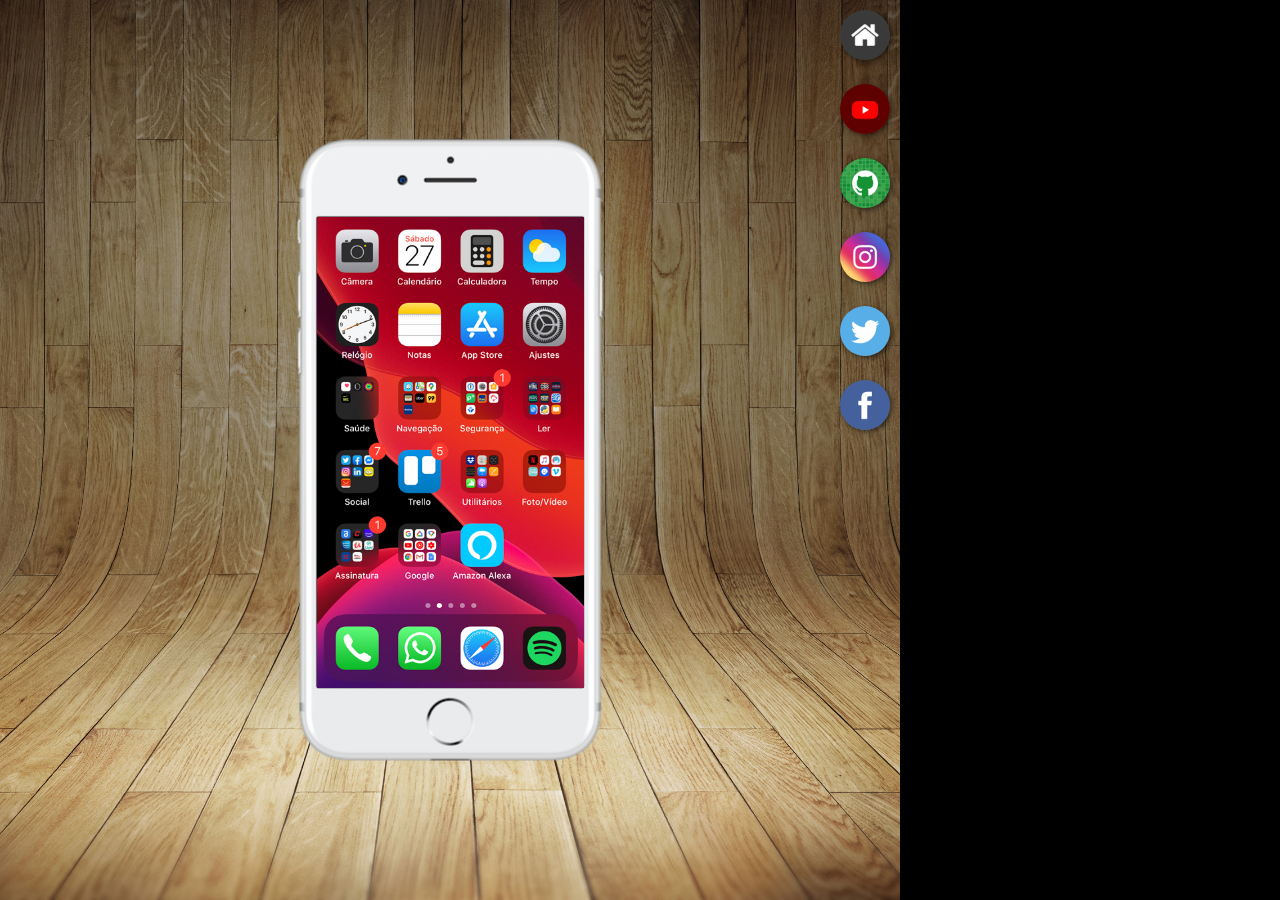
<file: Index.html>
<!DOCTYPE html>
<html lang="pt-br">
<head>
    <meta charset="UTF-8">
    <meta name="viewport" content="width=device-width, initial-scale=1.0">
    <title>Projeto Redes Sociais</title>
    <link rel="stylesheet" href="Estilos/Style.css">
</head>
<body>
    <main>
        <section id="telefone">
            <iframe src="home.html" frameborder="0" name="tela" id="tela">seu navegador não é compatível com isso.</iframe>
        </section>
        <section id="redes-sociais">
            <a href="home.html" target="tela"><img src="Imagens/imagens/logo-home.jpg" alt="Home"></a><br>
             <a href="youtube.html" target="tela"><img src="Imagens/imagens/logo-youtube.jpg" alt="Home"></a><br>
              <a href="github.html" target="tela"><img src="Imagens/imagens/logo-github.jpg" alt="Home"></a><br>
               <a href="Instagram.html" target="tela"><img src="Imagens/imagens/logo-instagram.jpg" alt="Home"></a><br>
                <a href="Twitter.html" target="tela"><img src="Imagens/imagens/logo-twitter.jpg" alt="Home"></a><br>
                 <a href="Facebook.html" target="tela"><img src="Imagens/imagens/logo-facebook.jpg" alt="Home"></a><br>
        </section>
    </main>
</body>
</html>
</file>
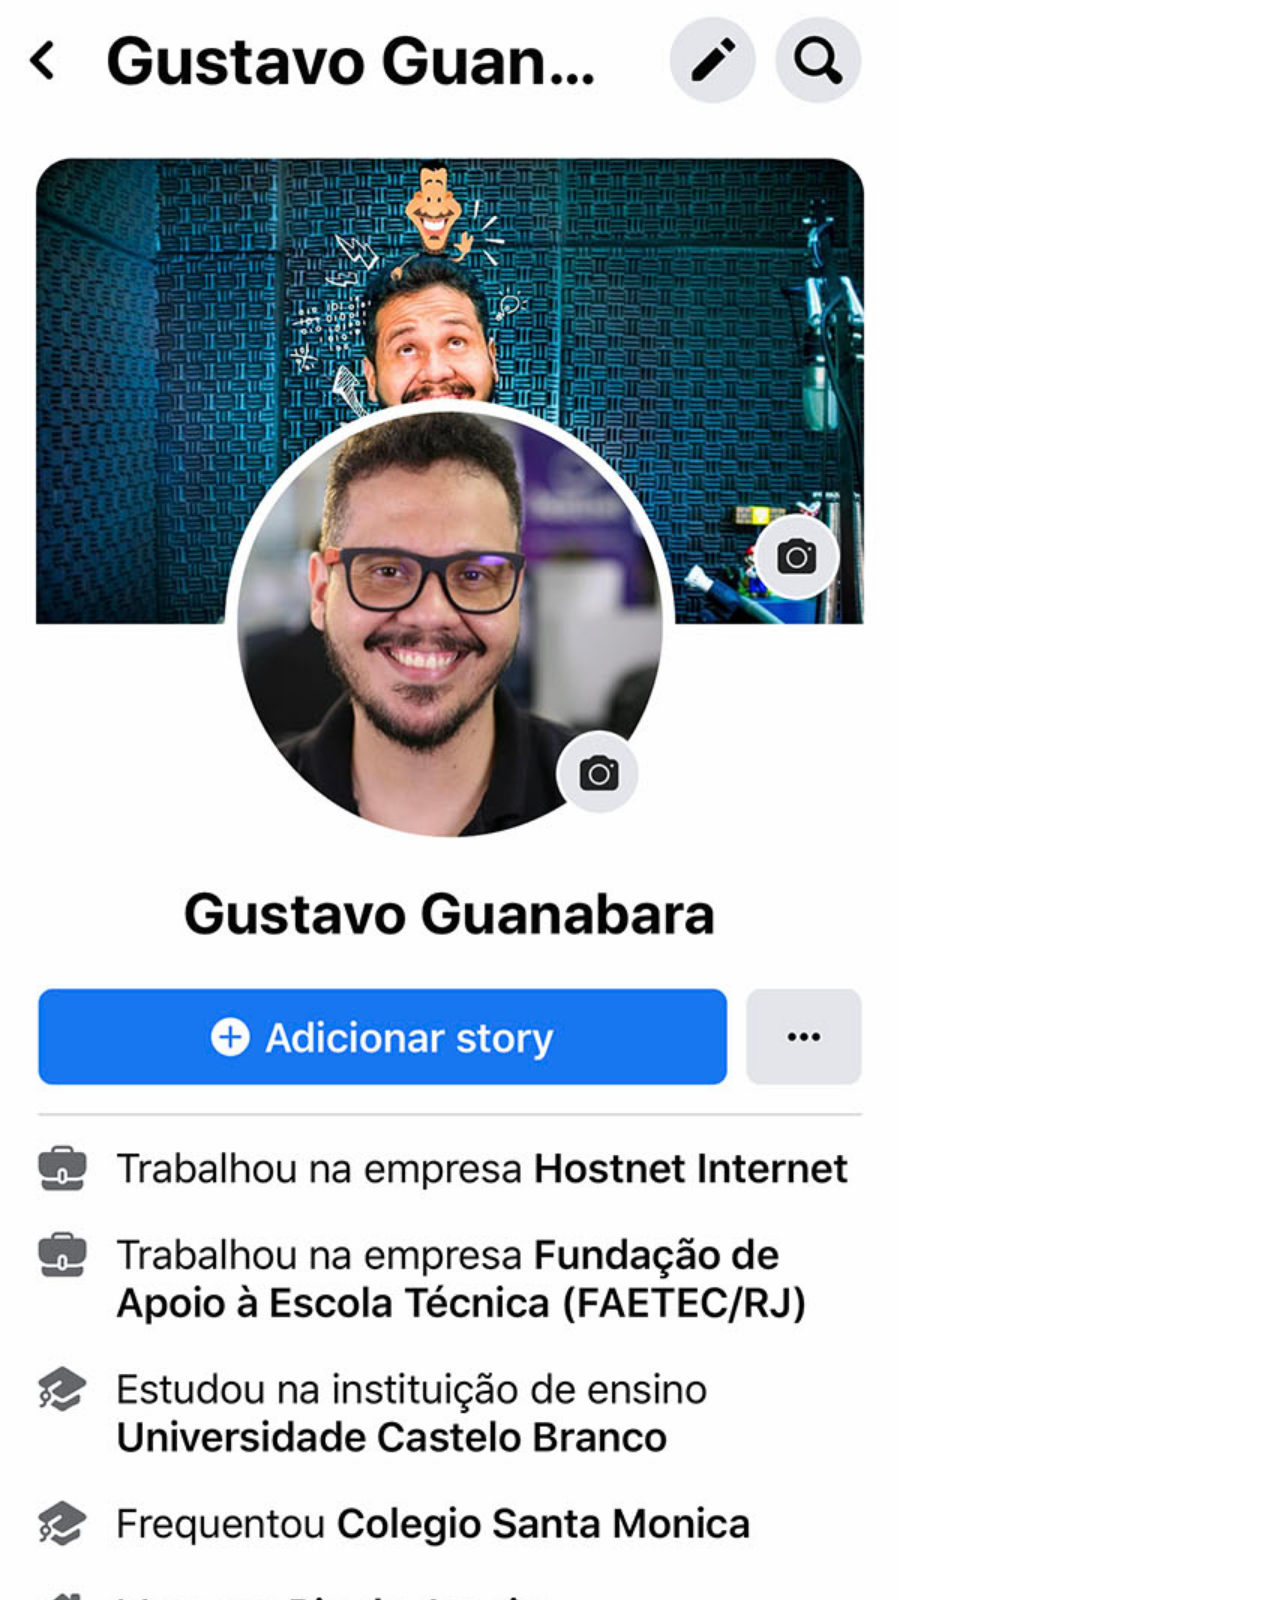
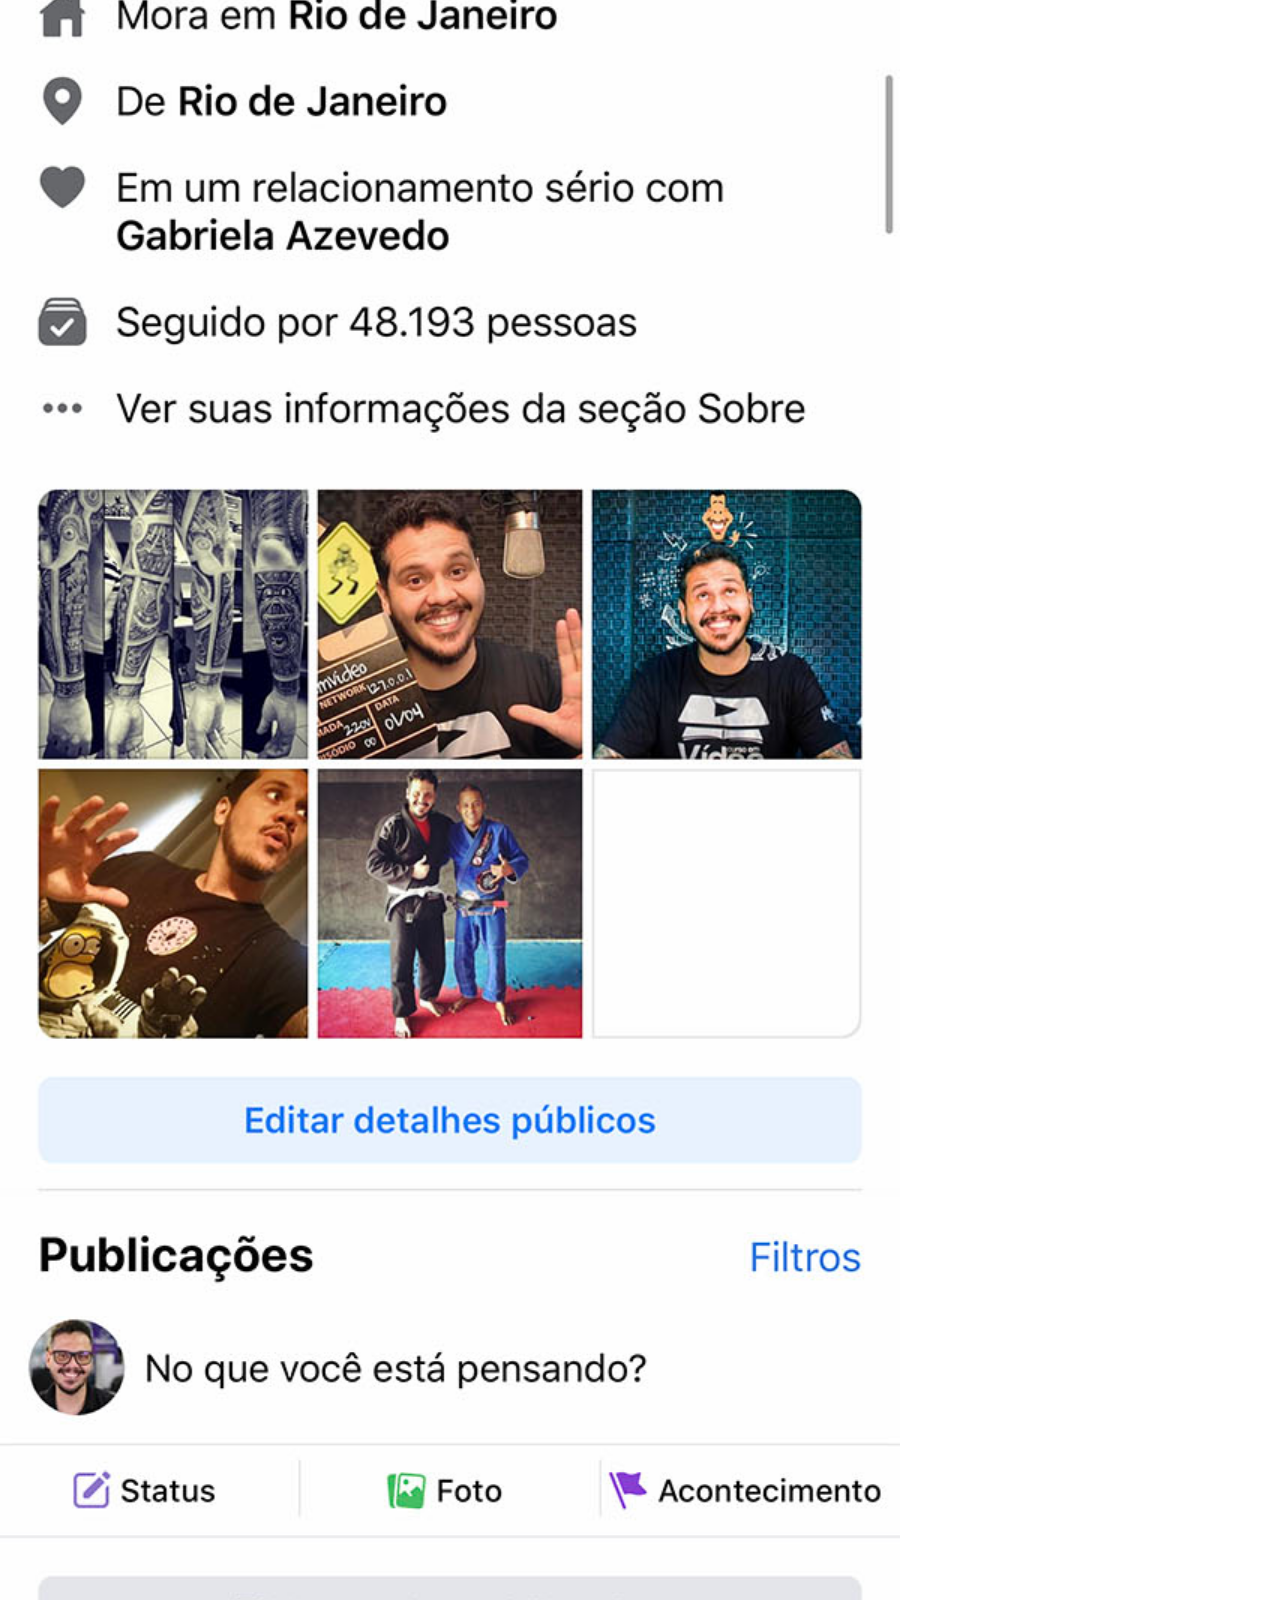
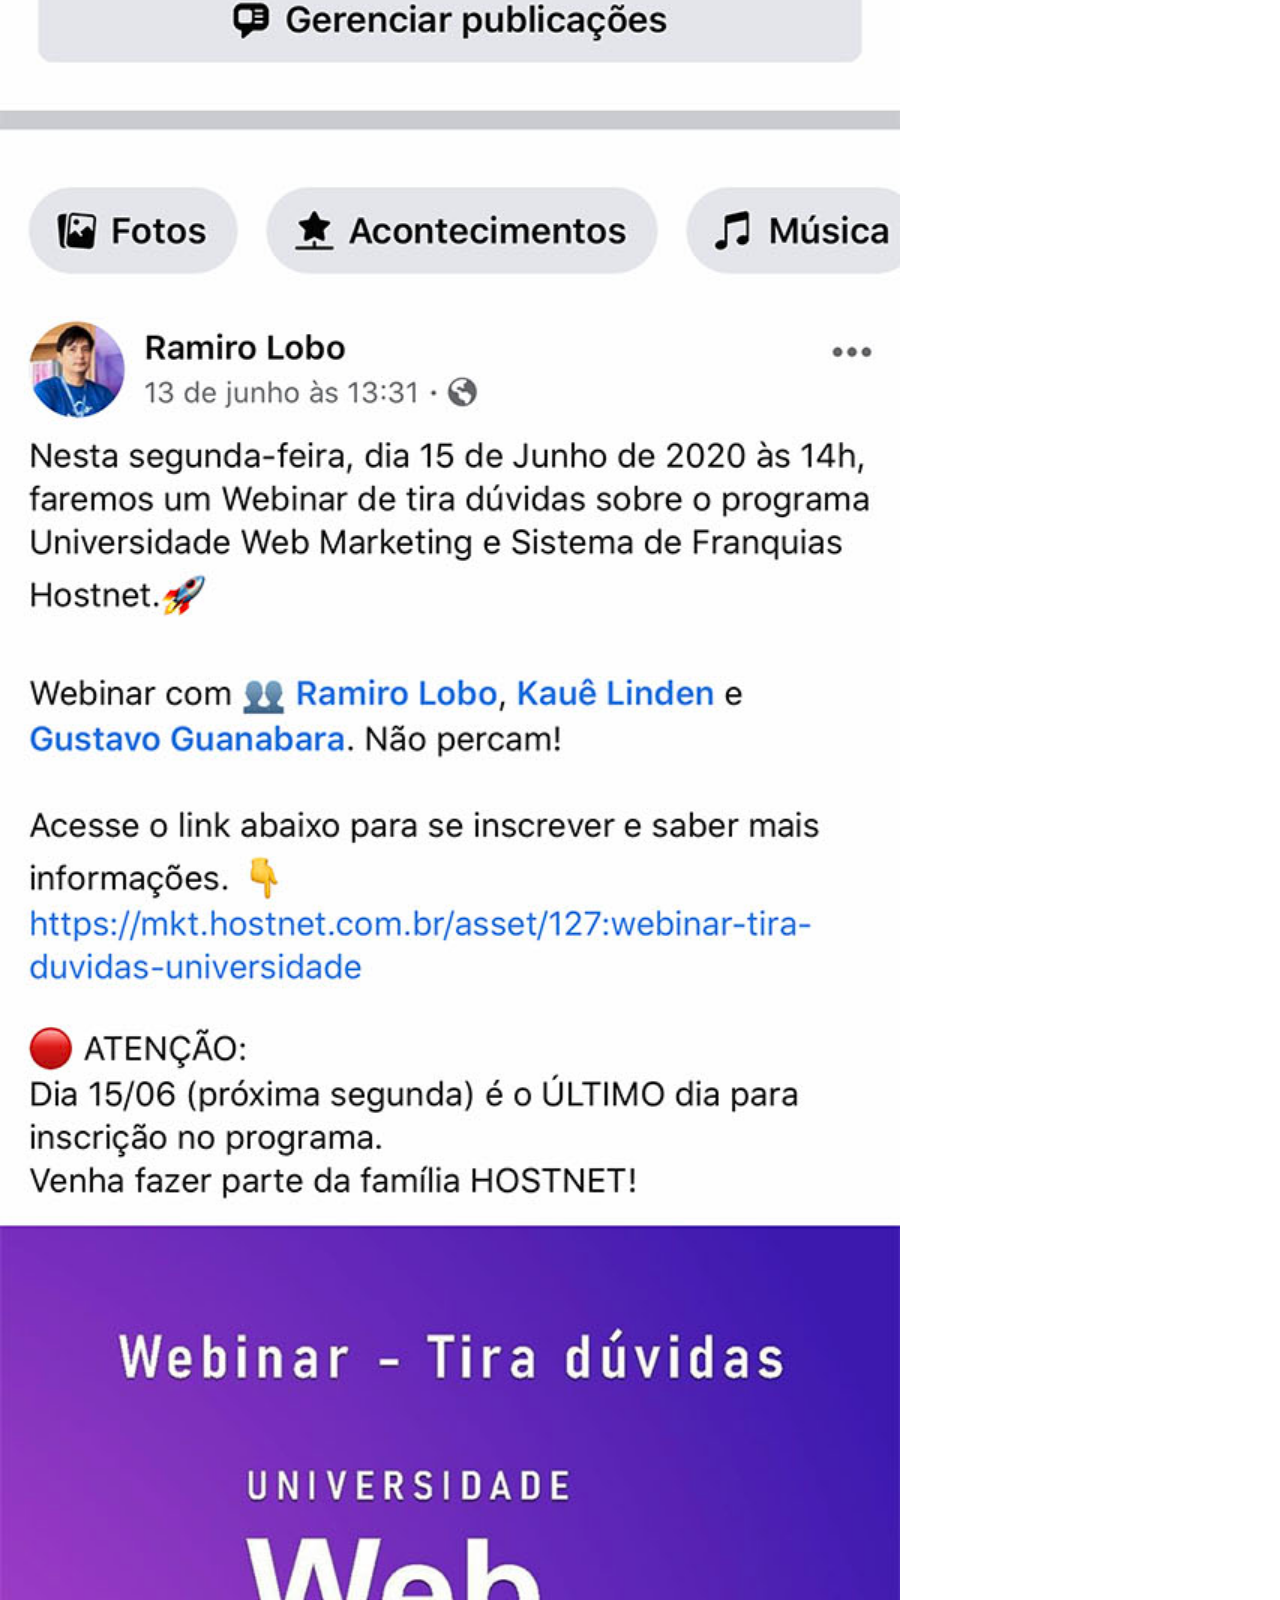
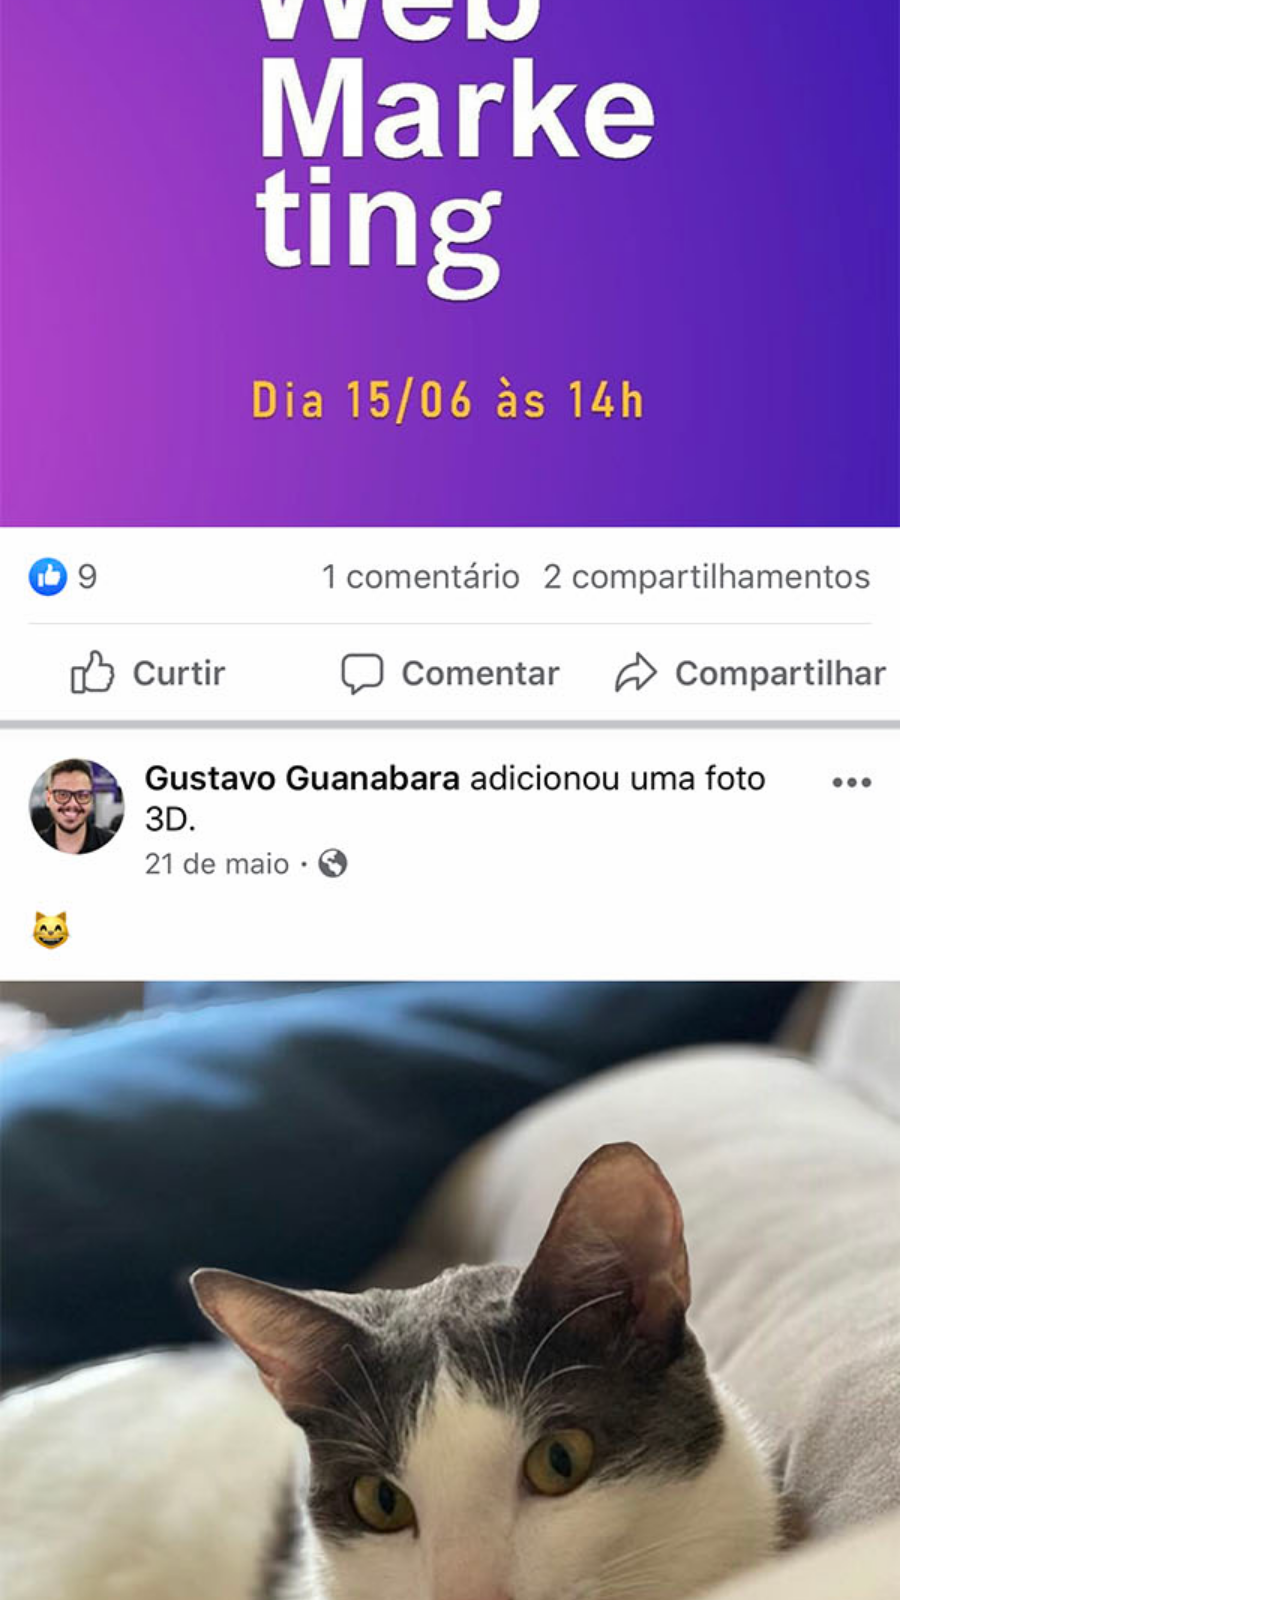
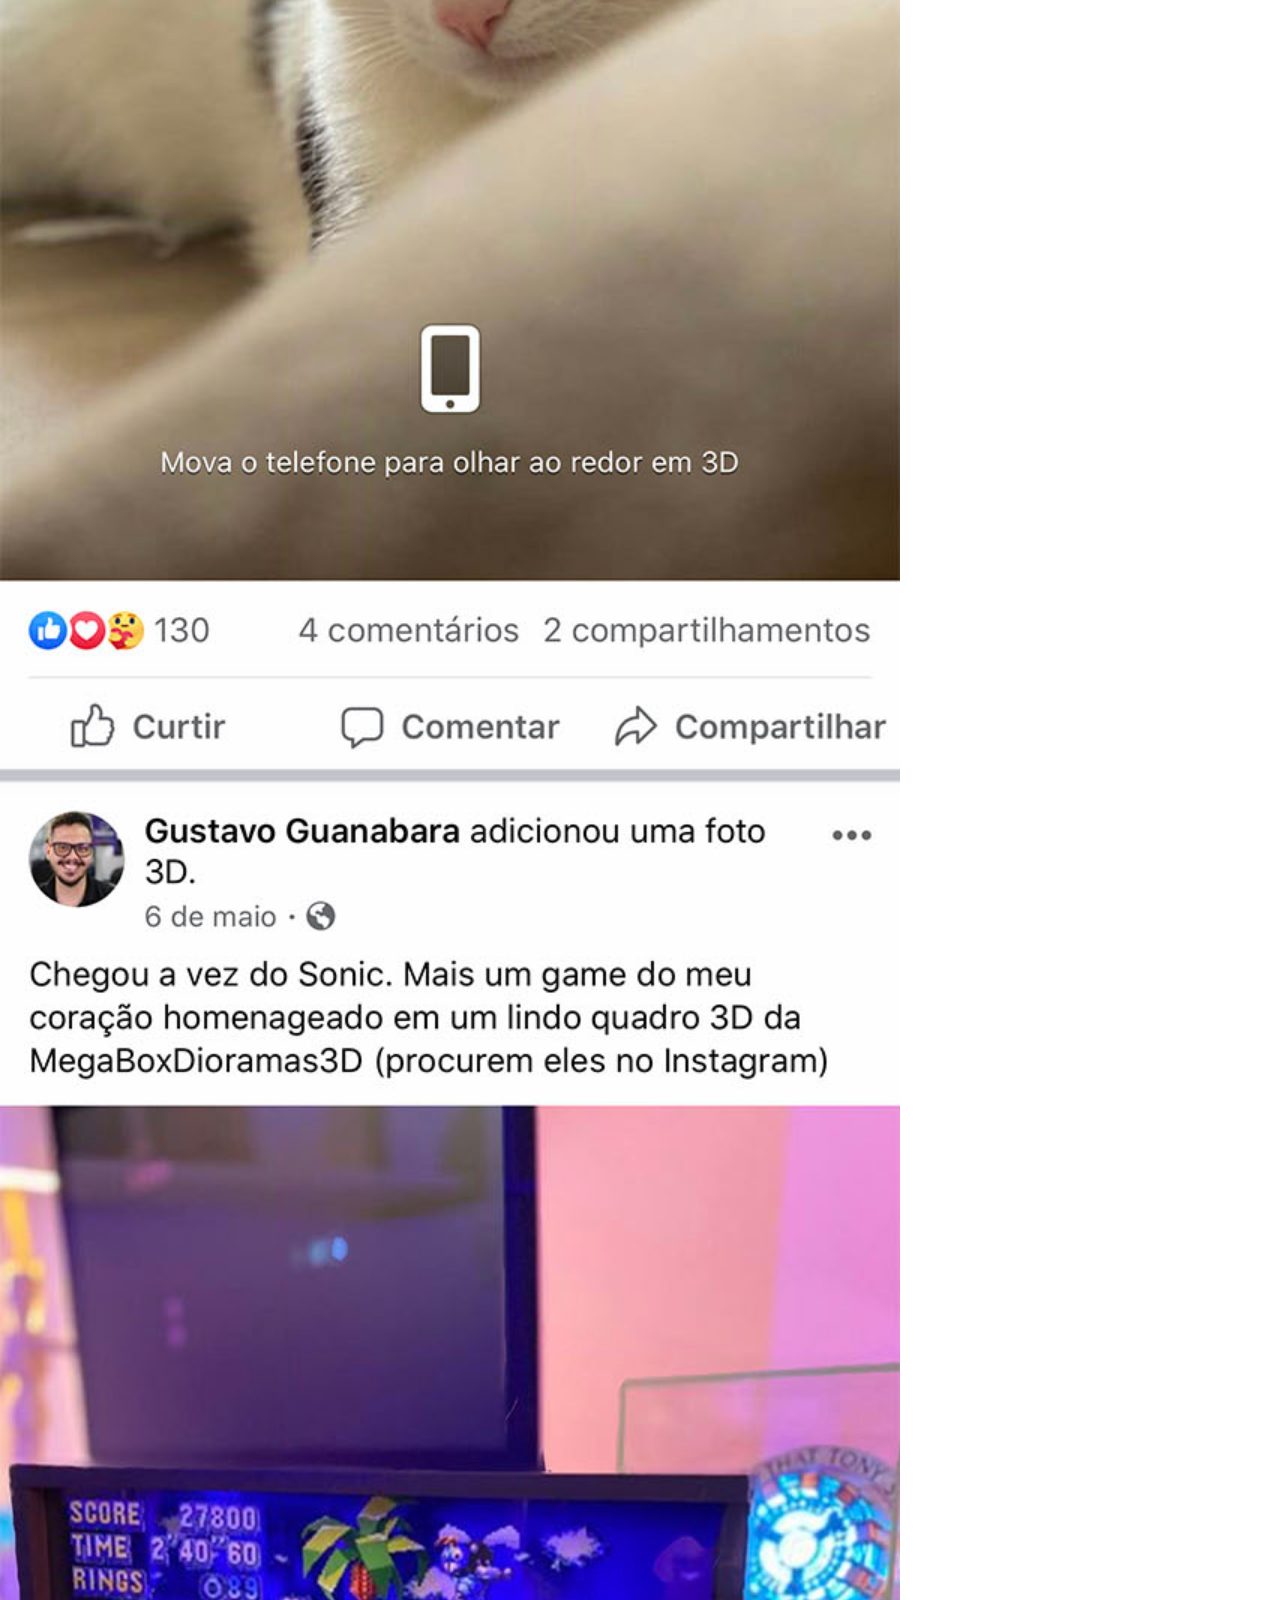
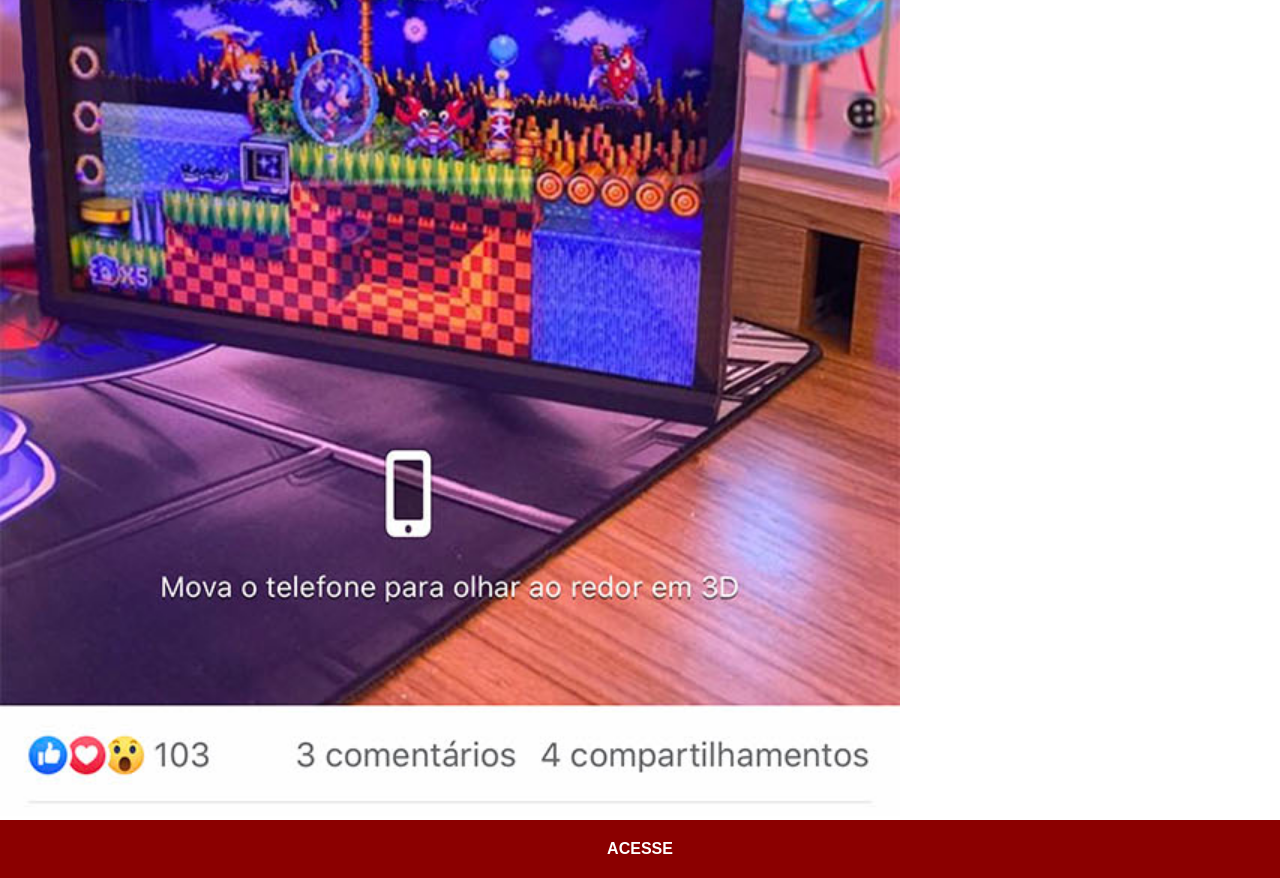
<file: Facebook.html>
<!DOCTYPE html>
<html lang="pt-br">
<head>
    <meta charset="UTF-8">
    <meta name="viewport" content="width=device-width, initial-scale=1.0">
    <link rel="stylesheet" href="Estilos/social.css">
    <title>Facebook</title>
</head>
<body>
    <img src="Imagens/imagens/tela-facebook.jpg" alt="Facebook">
    <a href="facebook.com" target="_blank">ACESSE</a>
</body>
</html>
</file>
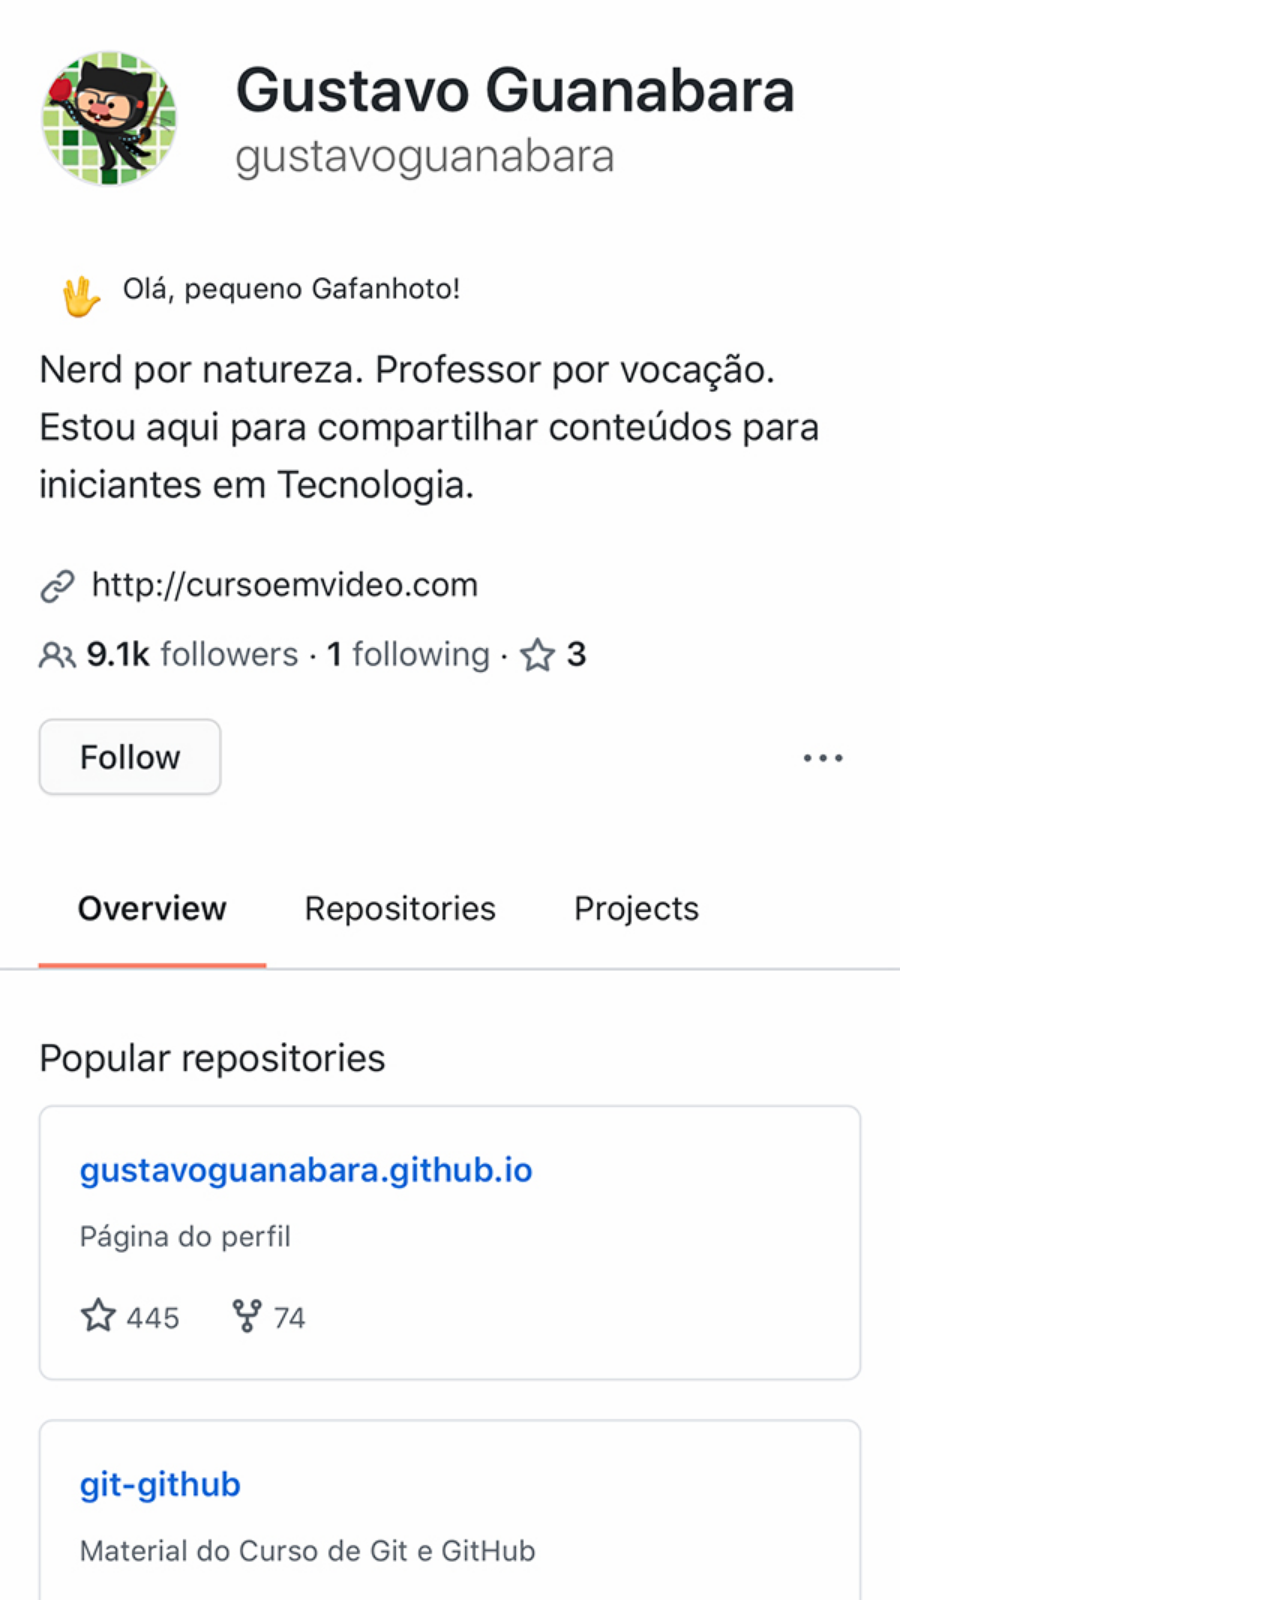
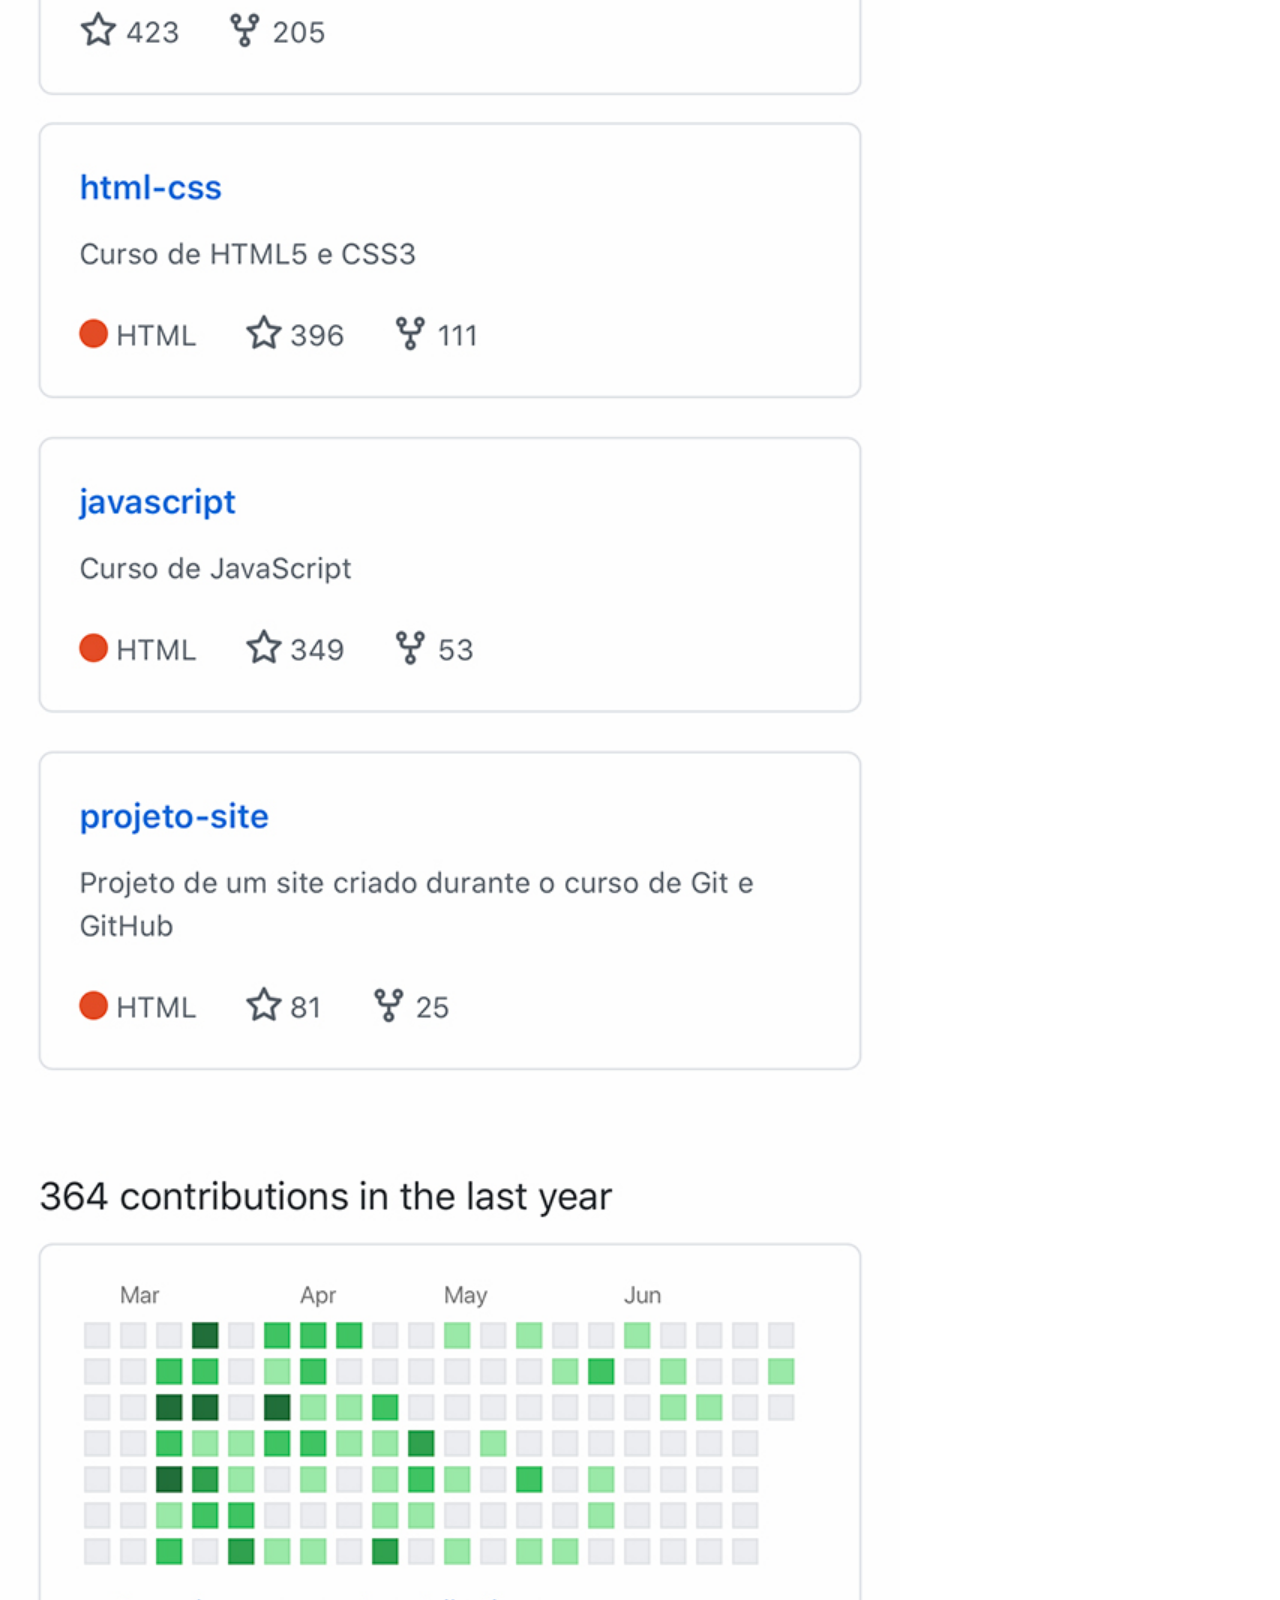
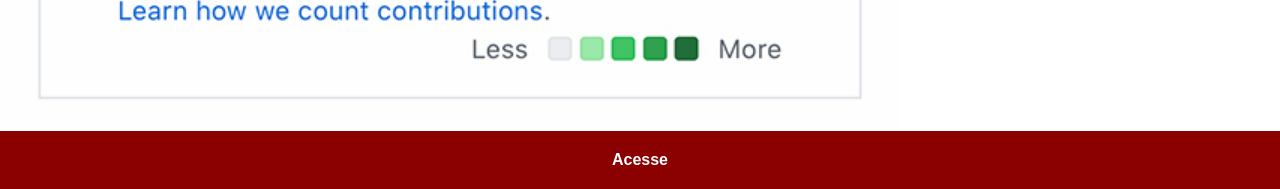
<file: github.html>
<!DOCTYPE html>
<html lang="pt-br">
<head>
    <meta charset="UTF-8">
    <meta name="viewport" content="width=device-width, initial-scale=1.0">
    <link rel="stylesheet" href="Estilos/social.css">
    <title>Github</title>
</head>
<body>
    <img src="Imagens/imagens/tela-github.jpg" alt="Github">
    <a href="https://github.com/" target="_blank">Acesse</a>
</body>
</html>
</file>
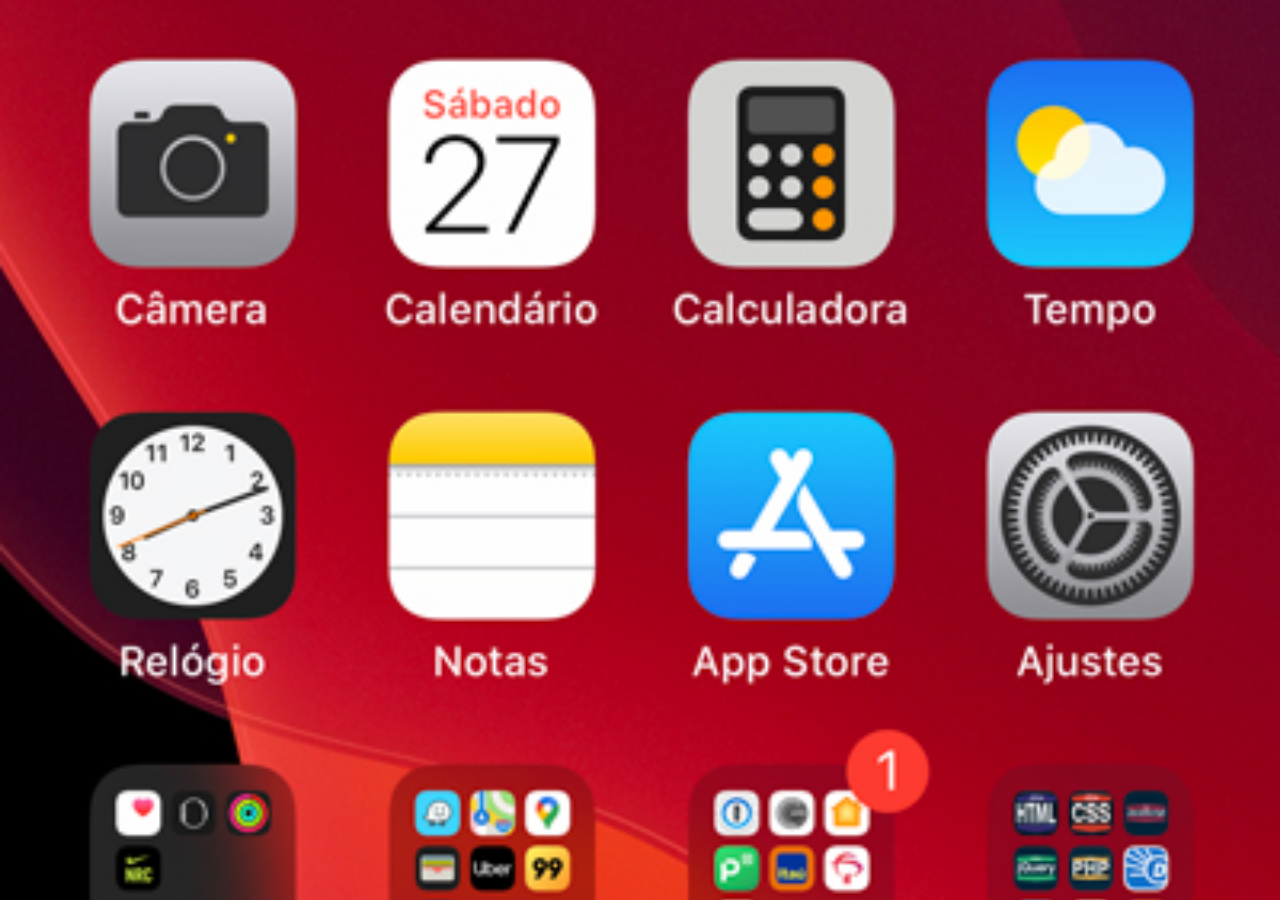
<file: home.html>
<!DOCTYPE html>
<html lang="pt-br">
<head>
    <meta charset="UTF-8">
    <meta name="viewport" content="width=device-width, initial-scale=1.0">
    <title>Home</title>
</head>
<body>
    <style>
        * {
            margin: 0px;
            padding: 0px;
        }

        body {
            width: 100vh;
            height: 100vh;
            background: black url('Imagens/imagens/tela-home.jpg') no-repeat top center;
            background-size: cover;
        }
    </style>
</body>
</html>
</file>
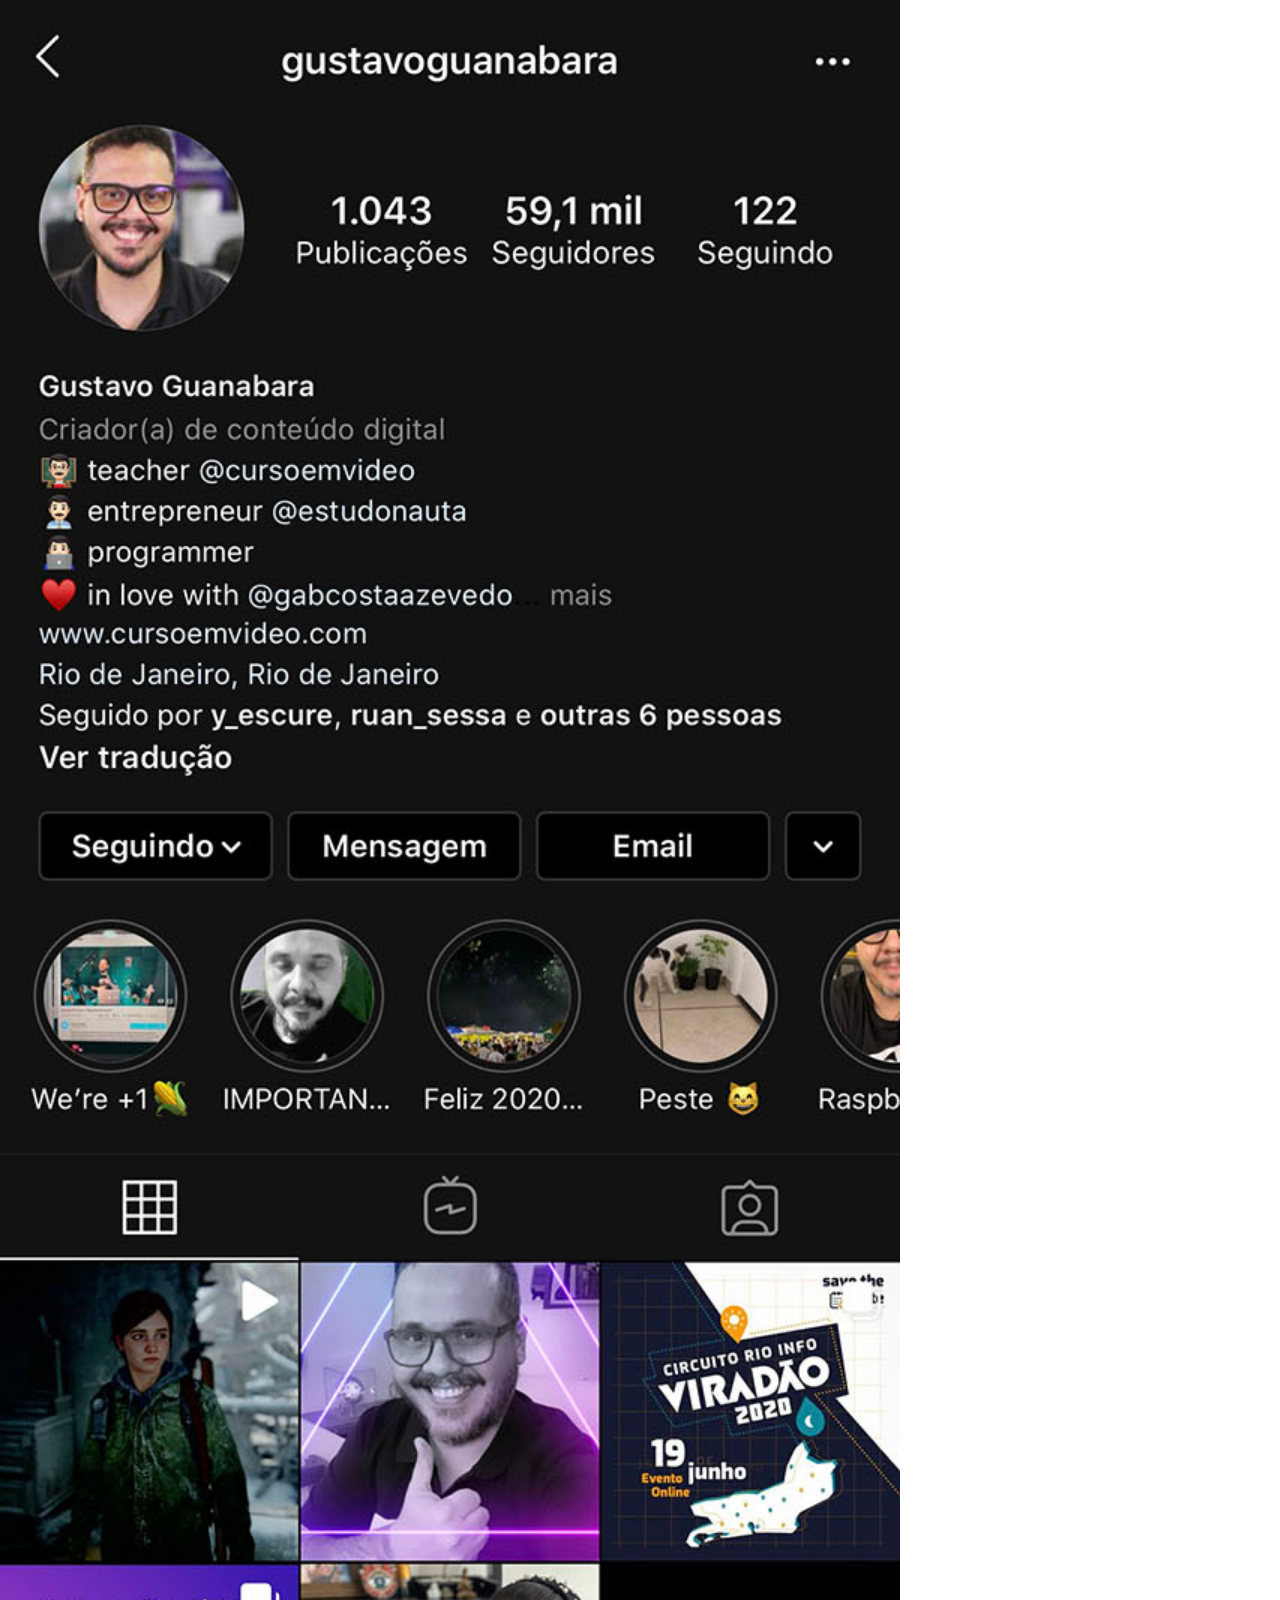
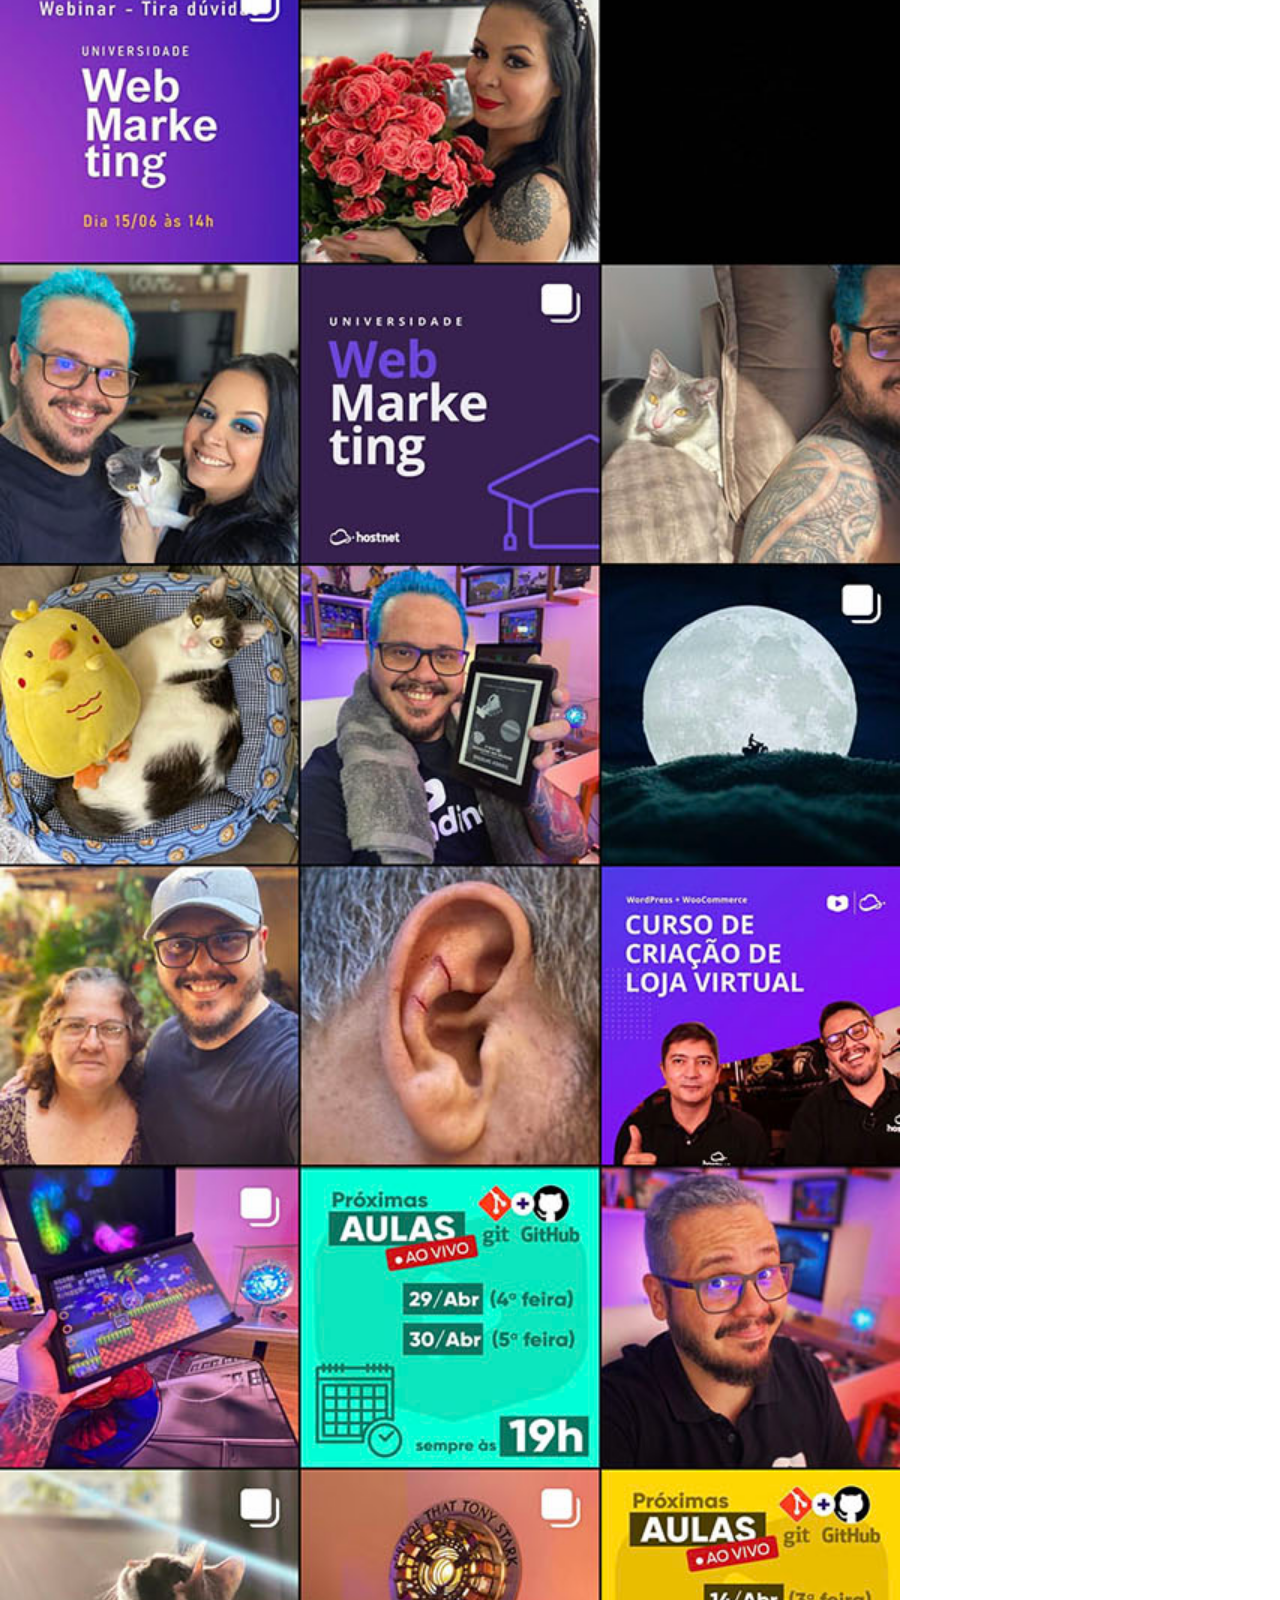
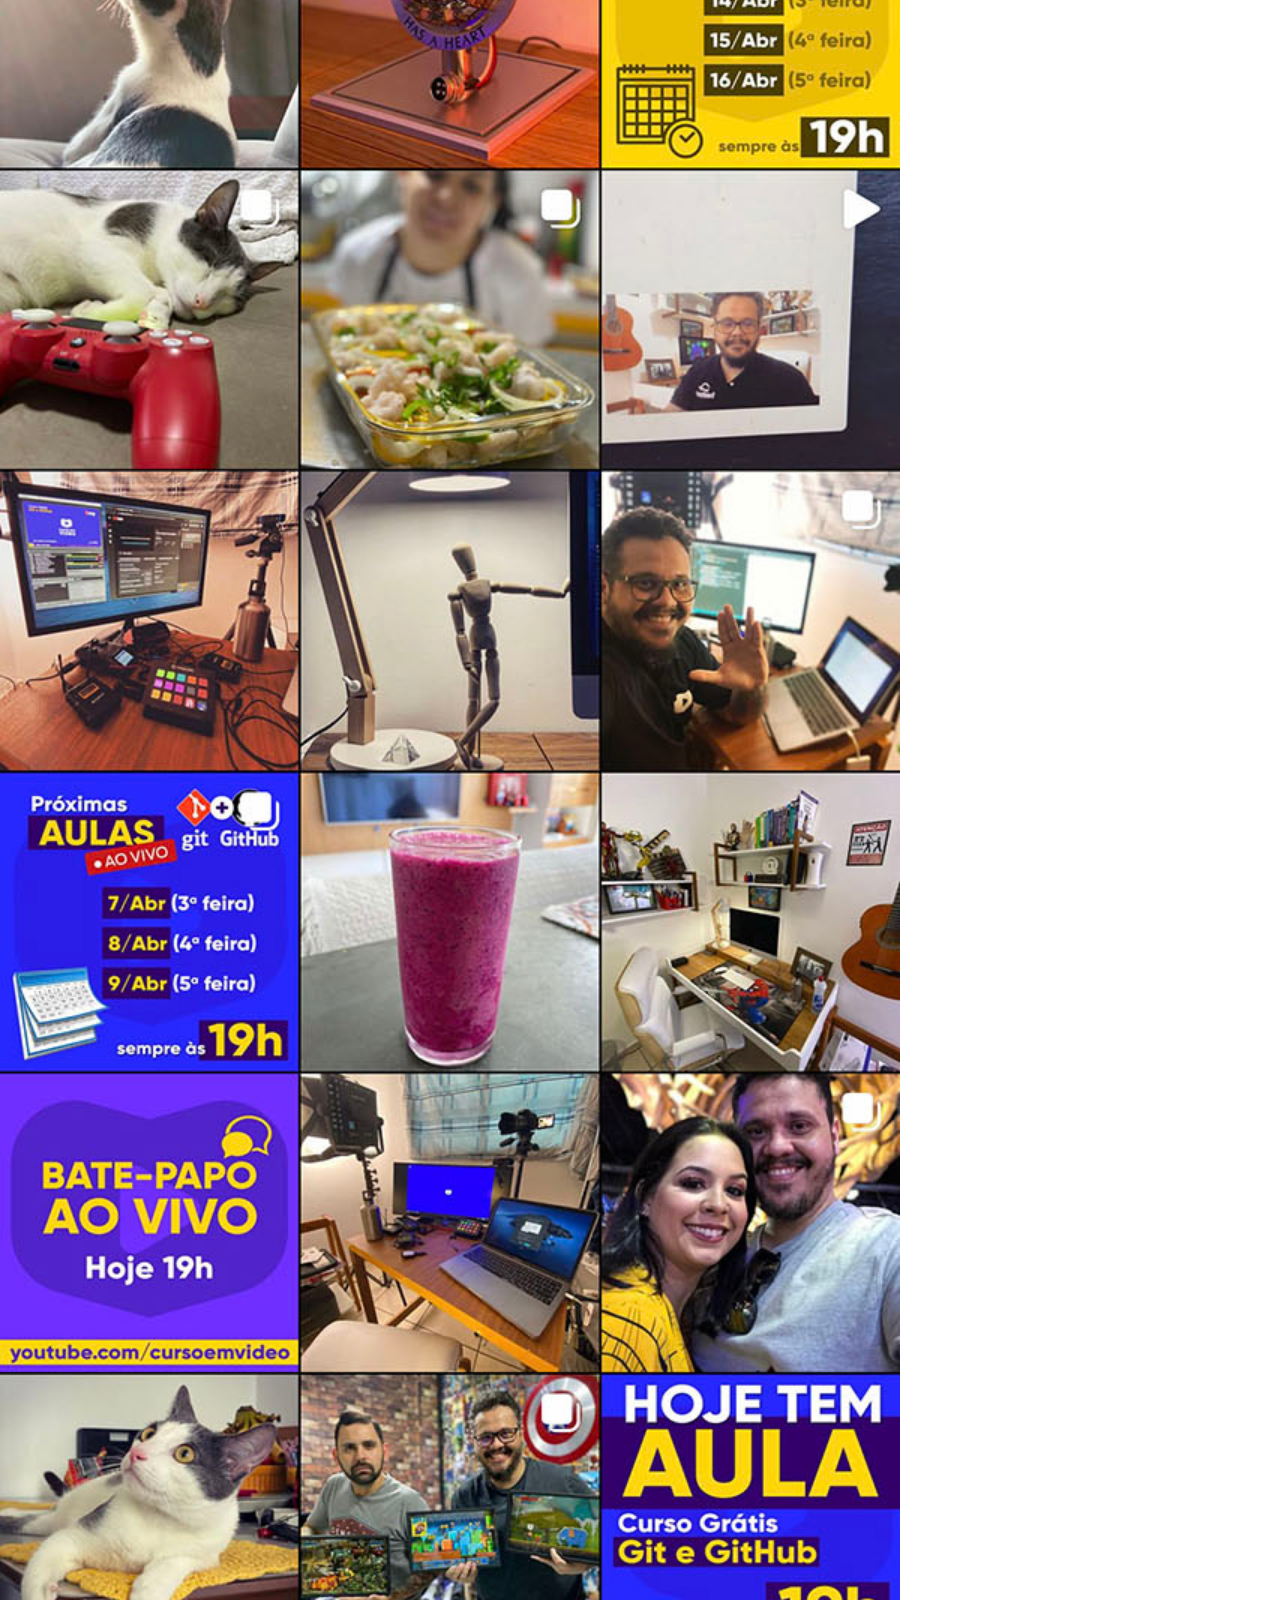
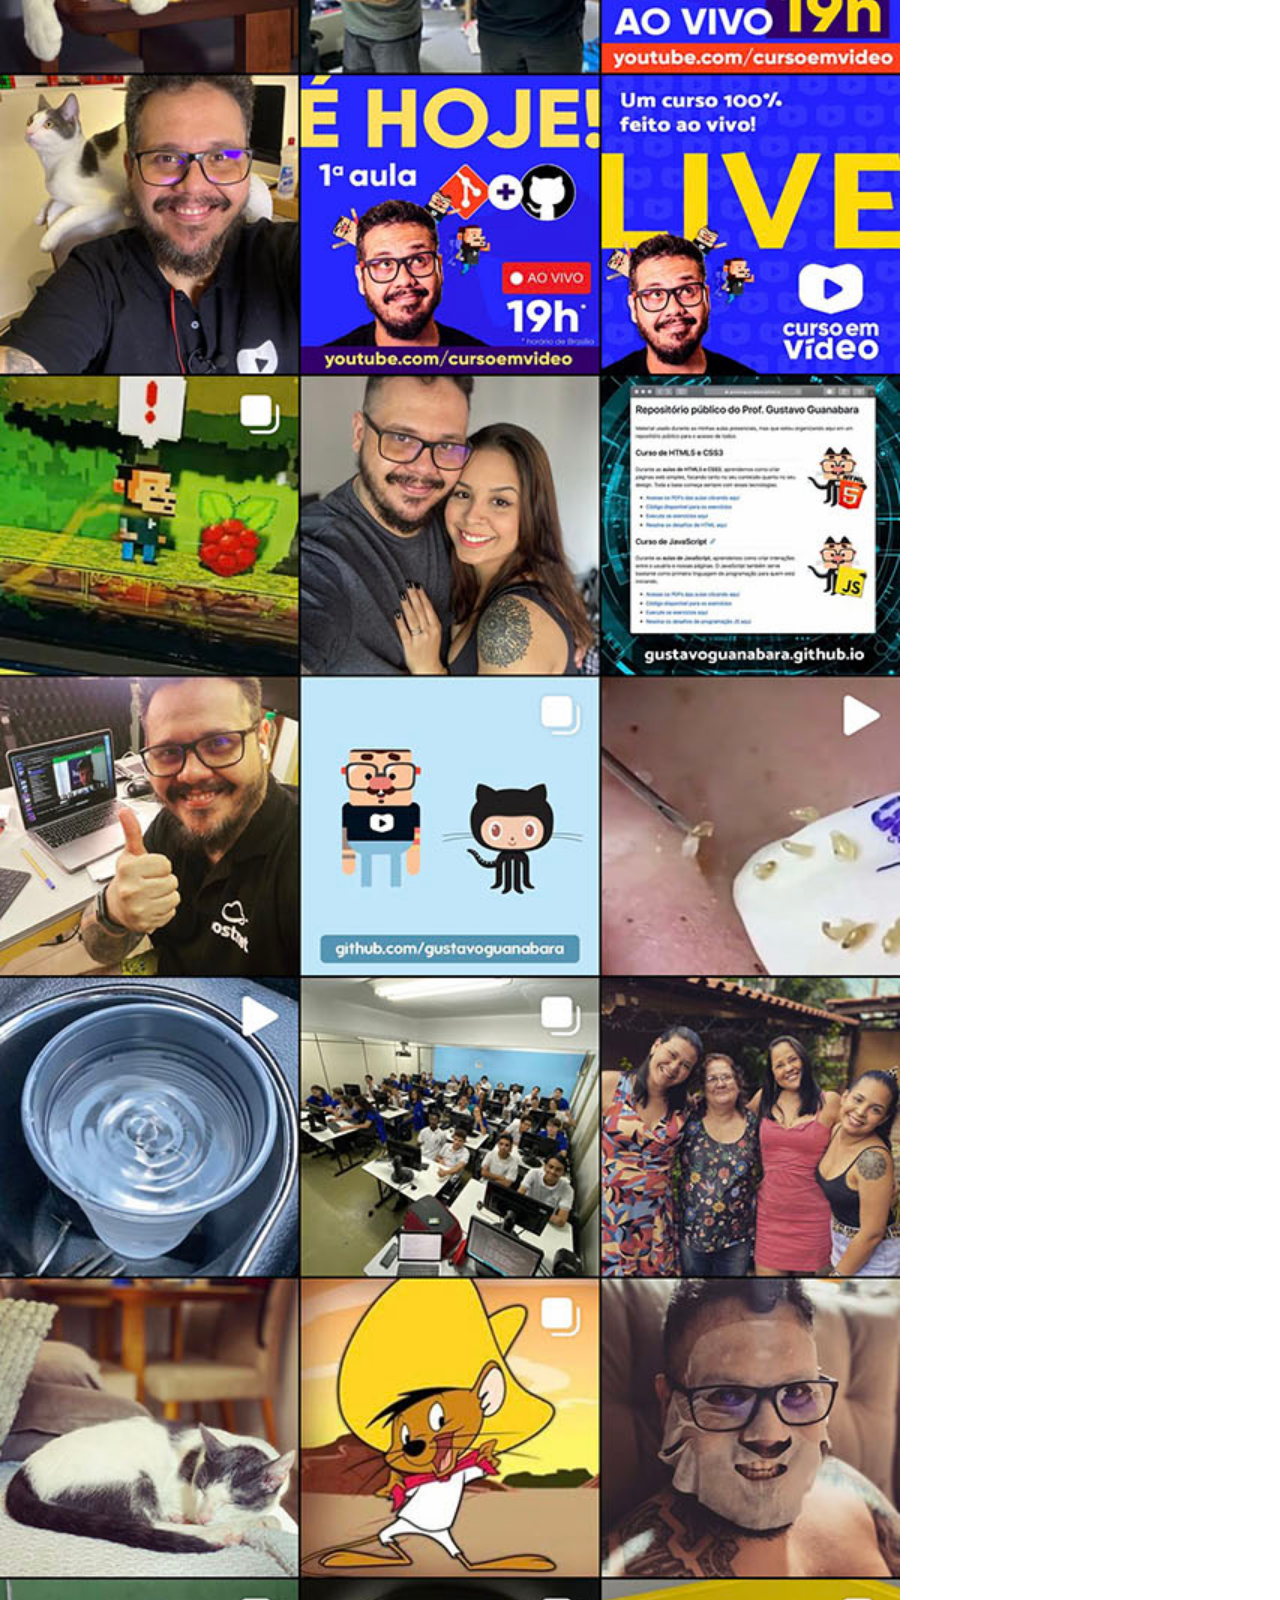
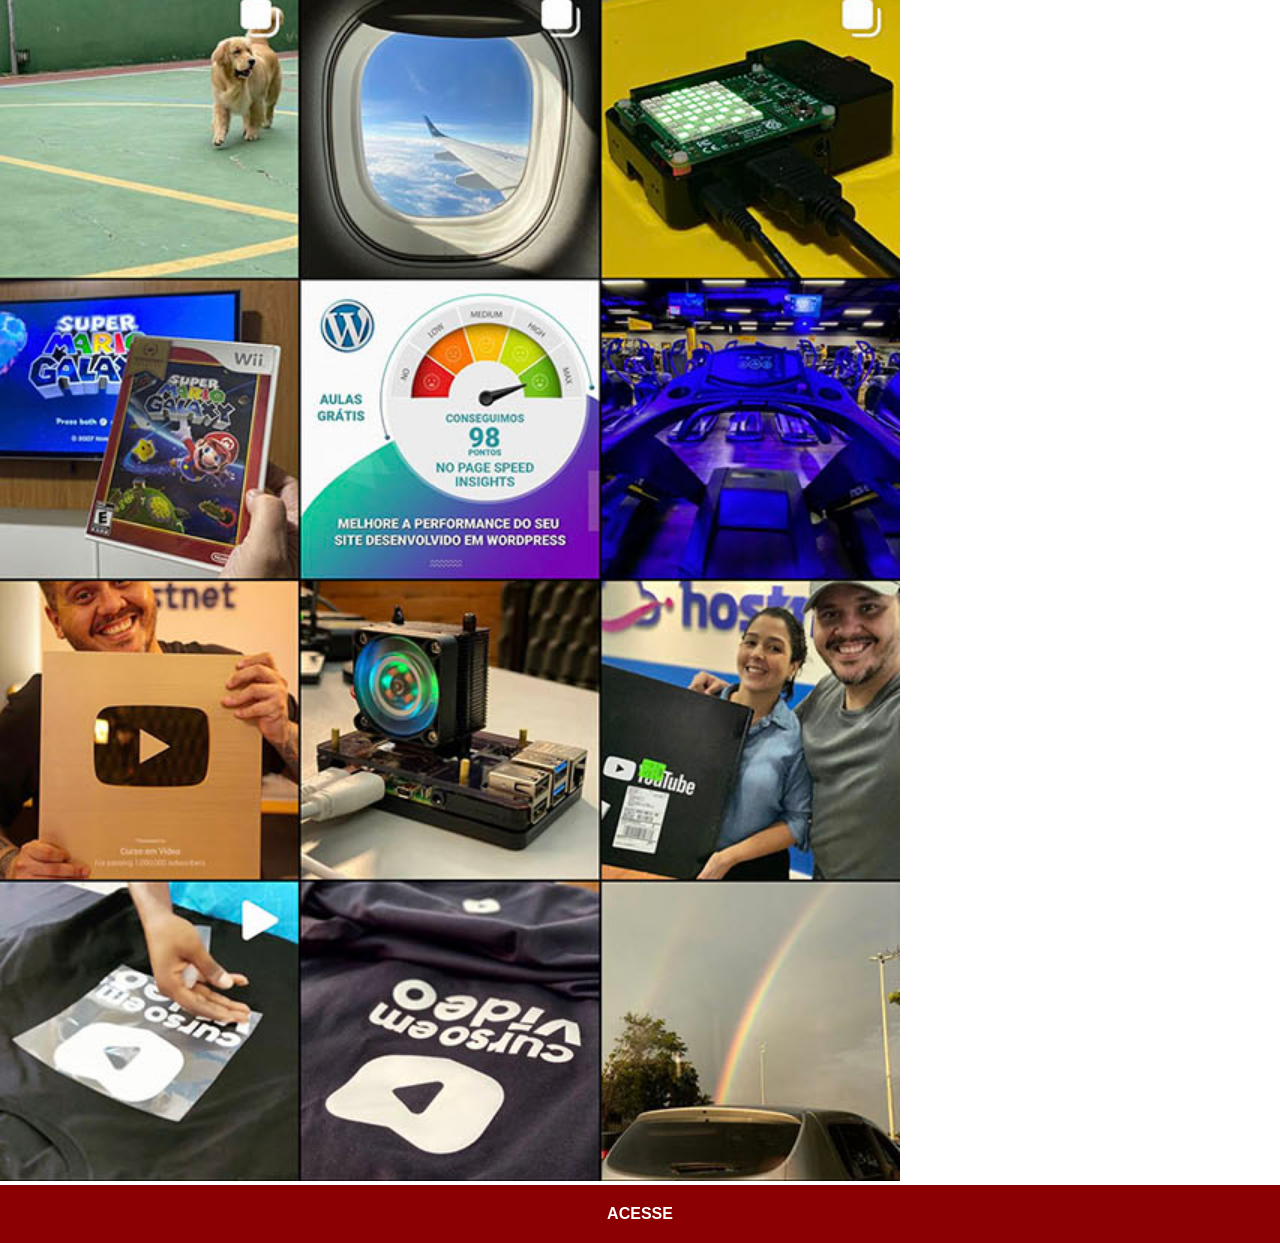
<file: Instagram.html>
<!DOCTYPE html>
<html lang="pt-br">
<head>
    <meta charset="UTF-8">
    <meta name="viewport" content="width=device-width, initial-scale=1.0">
    <link rel="stylesheet" href="Estilos/social.css">
    <title>Instagram</title>
</head>
<body>
    <img src="Imagens/imagens/tela-instagram.jpg" alt="Instagram">
    <a href="instagram.com" target="_blank">ACESSE</a>
</body>
</html>
</file>
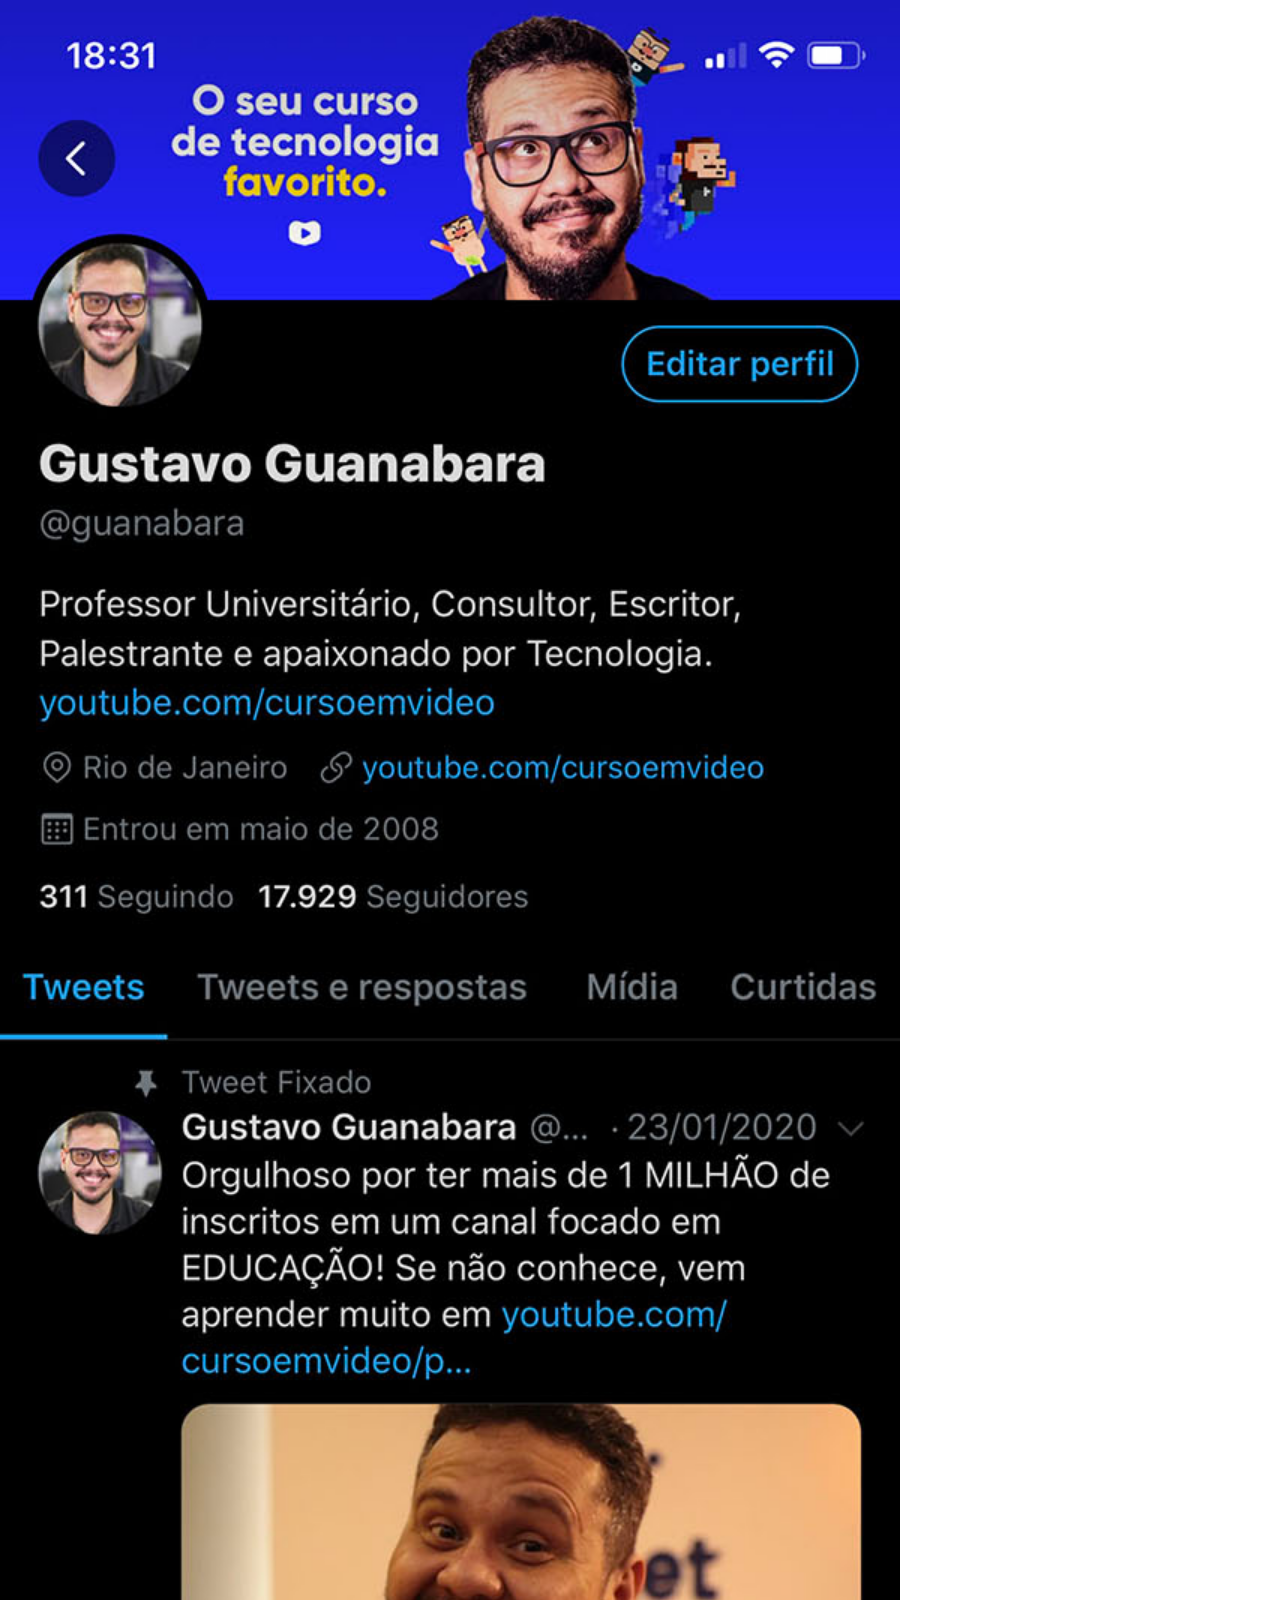
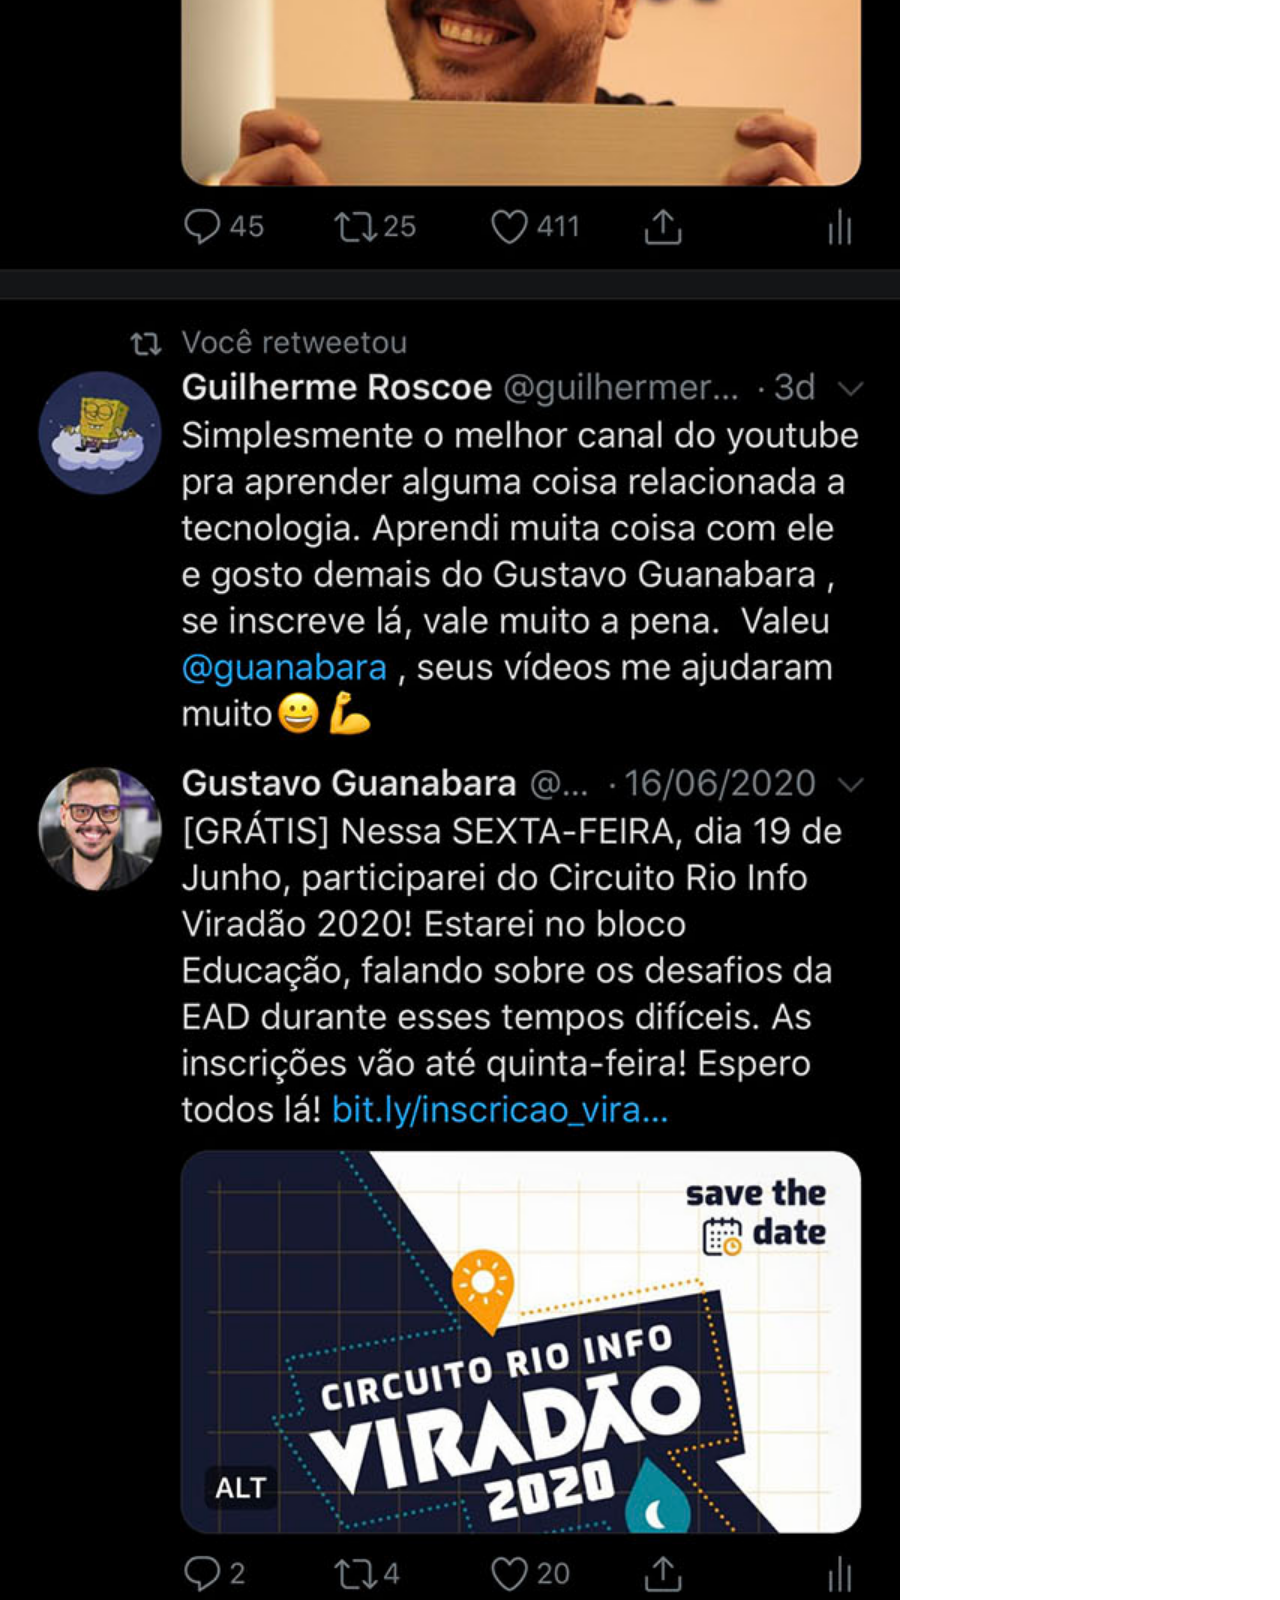
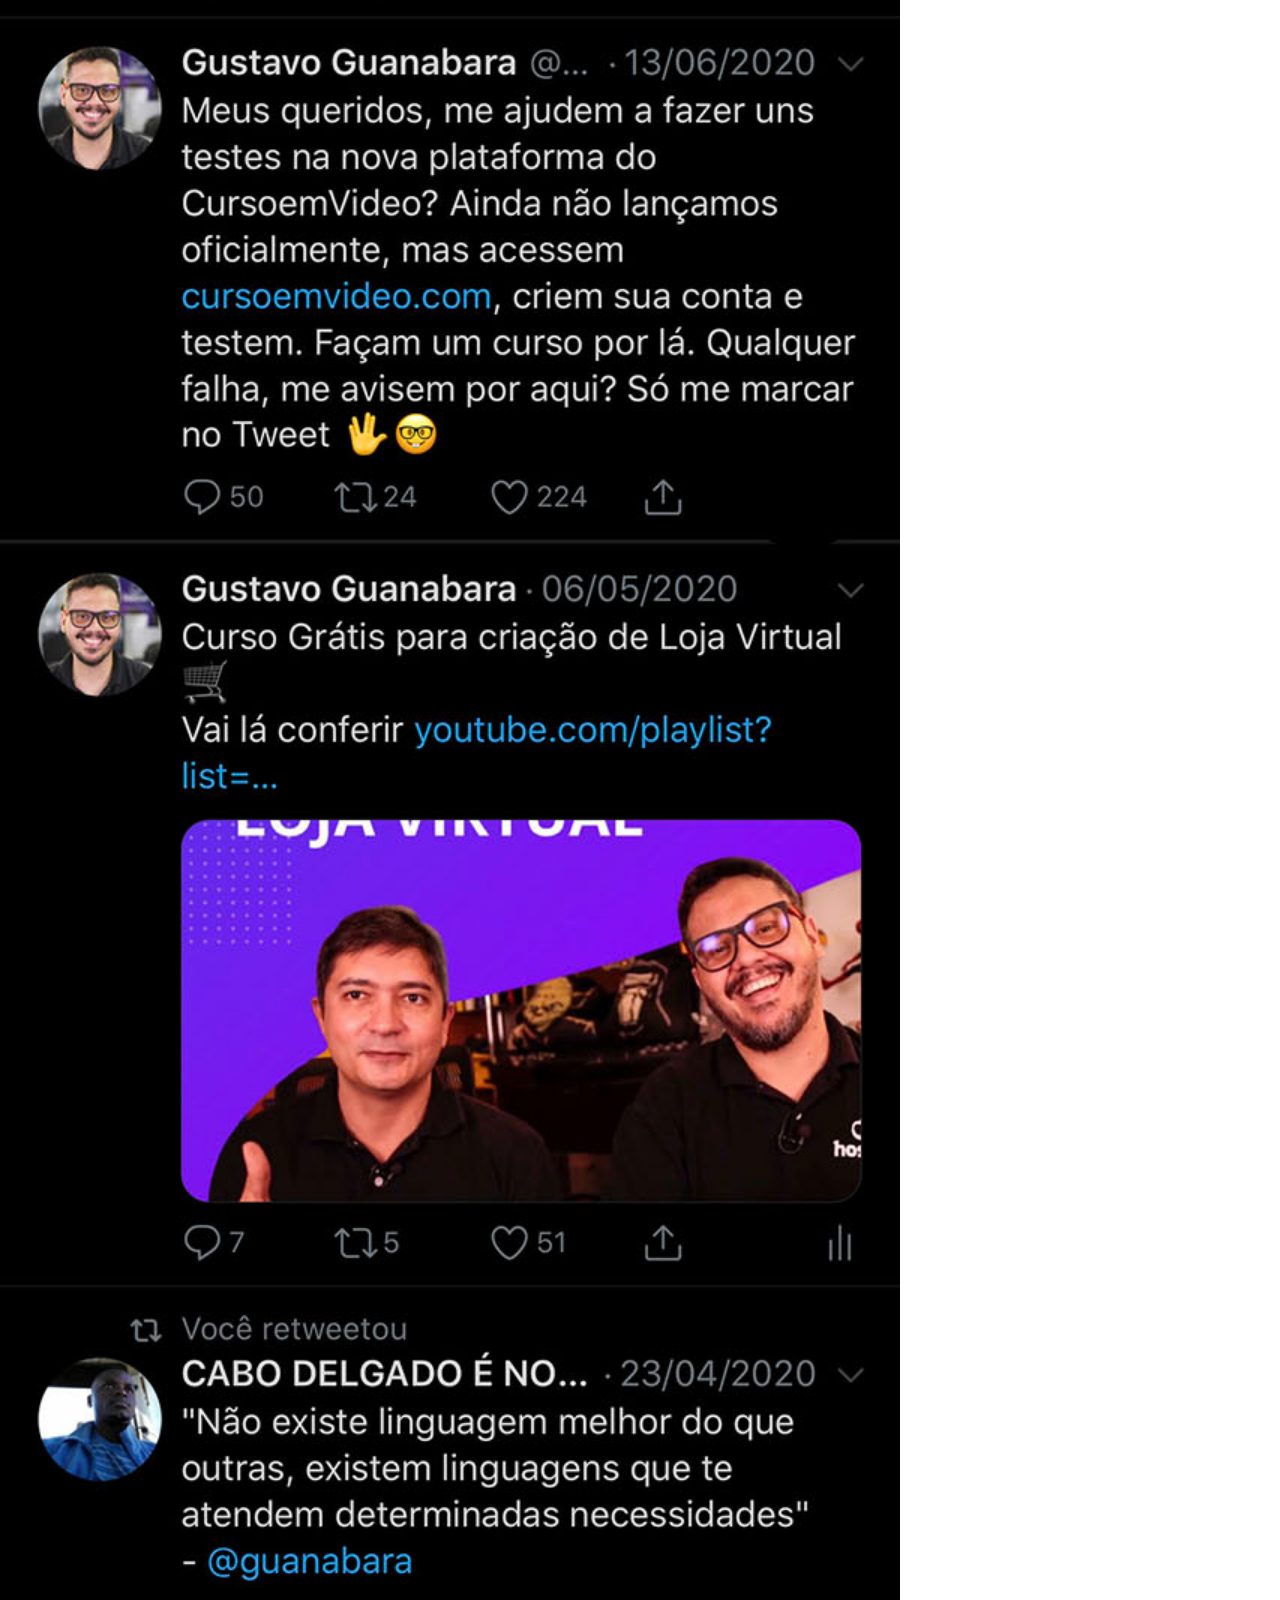
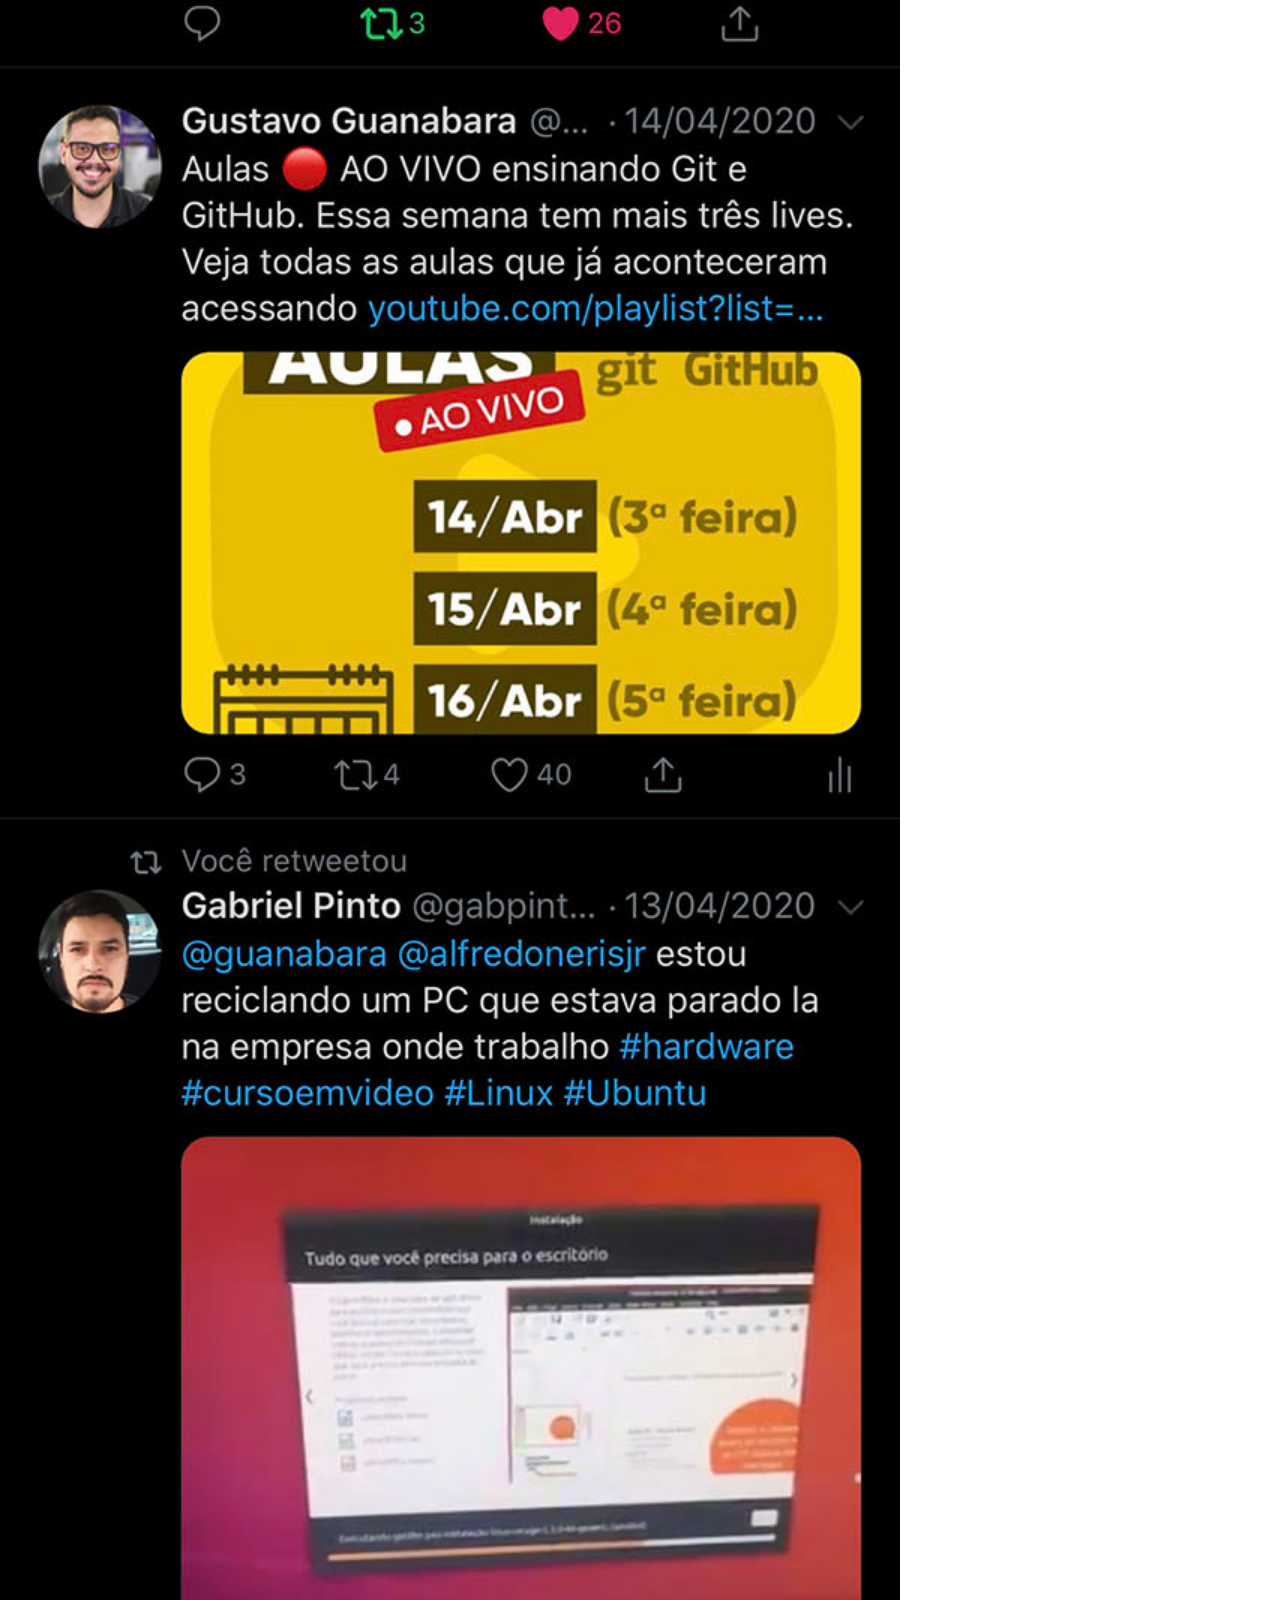
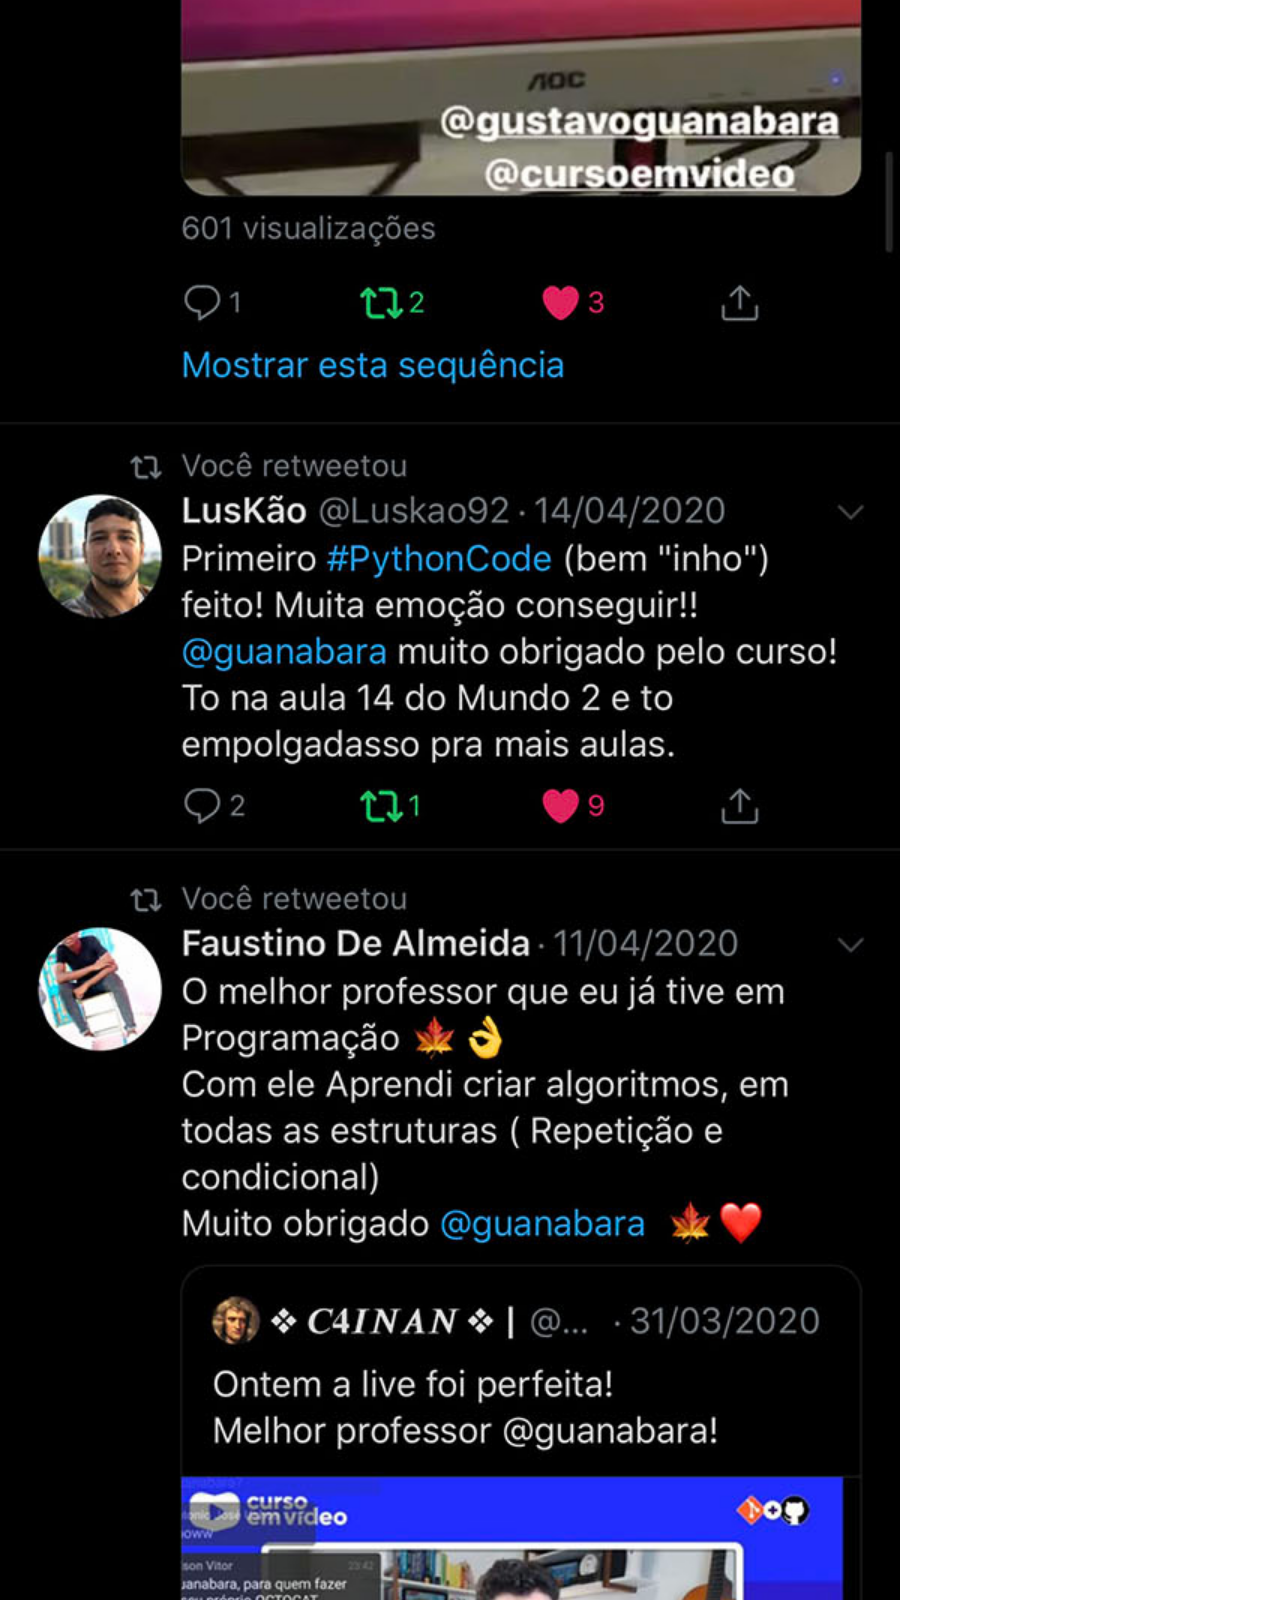
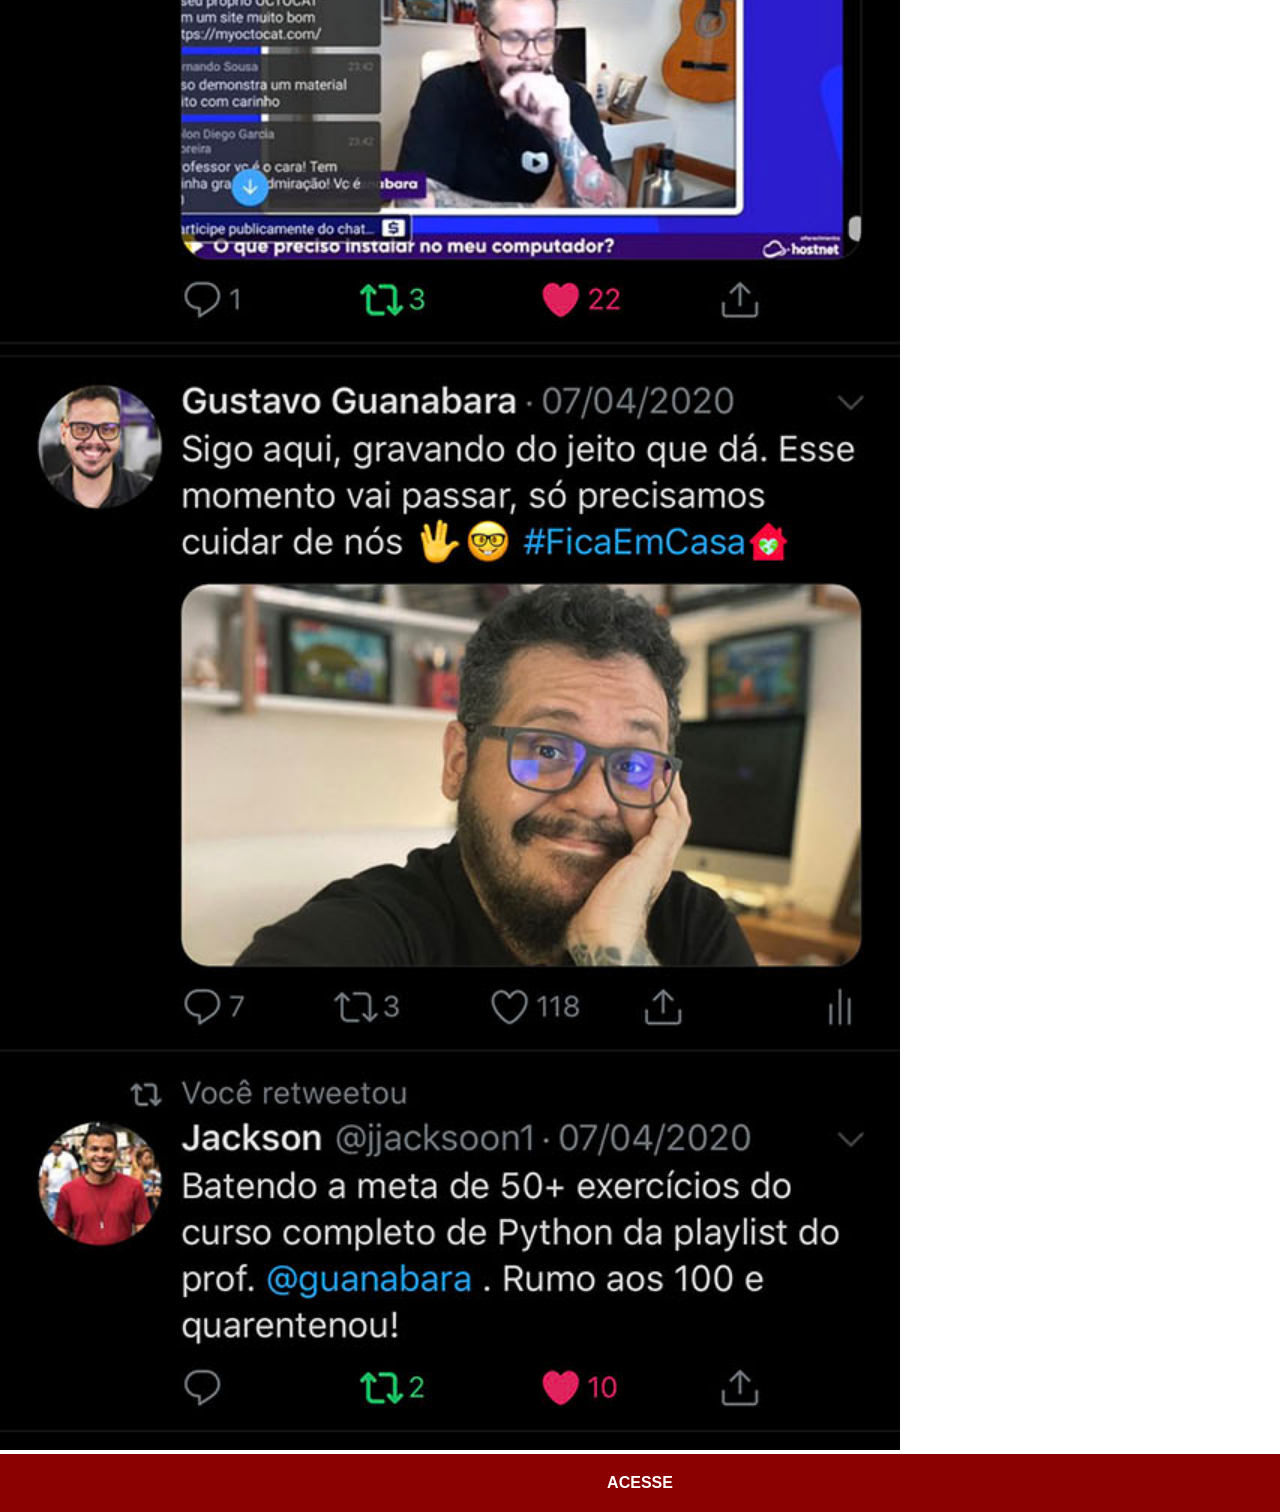
<file: Twitter.html>
<!DOCTYPE html>
<html lang="pt-br">
<head>
    <meta charset="UTF-8">
    <meta name="viewport" content="width=device-width, initial-scale=1.0">
    <link rel="stylesheet" href="Estilos/social.css">
    <title>Twitter</title>
</head>
<body>
    <img src="Imagens/imagens/tela-twitter.jpg" alt="Twitter">
    <a href="https://x.com/GGUKM0NEY/status/1361847702540189699" target="_blank">ACESSE</a>
</body>
</html>
</file>
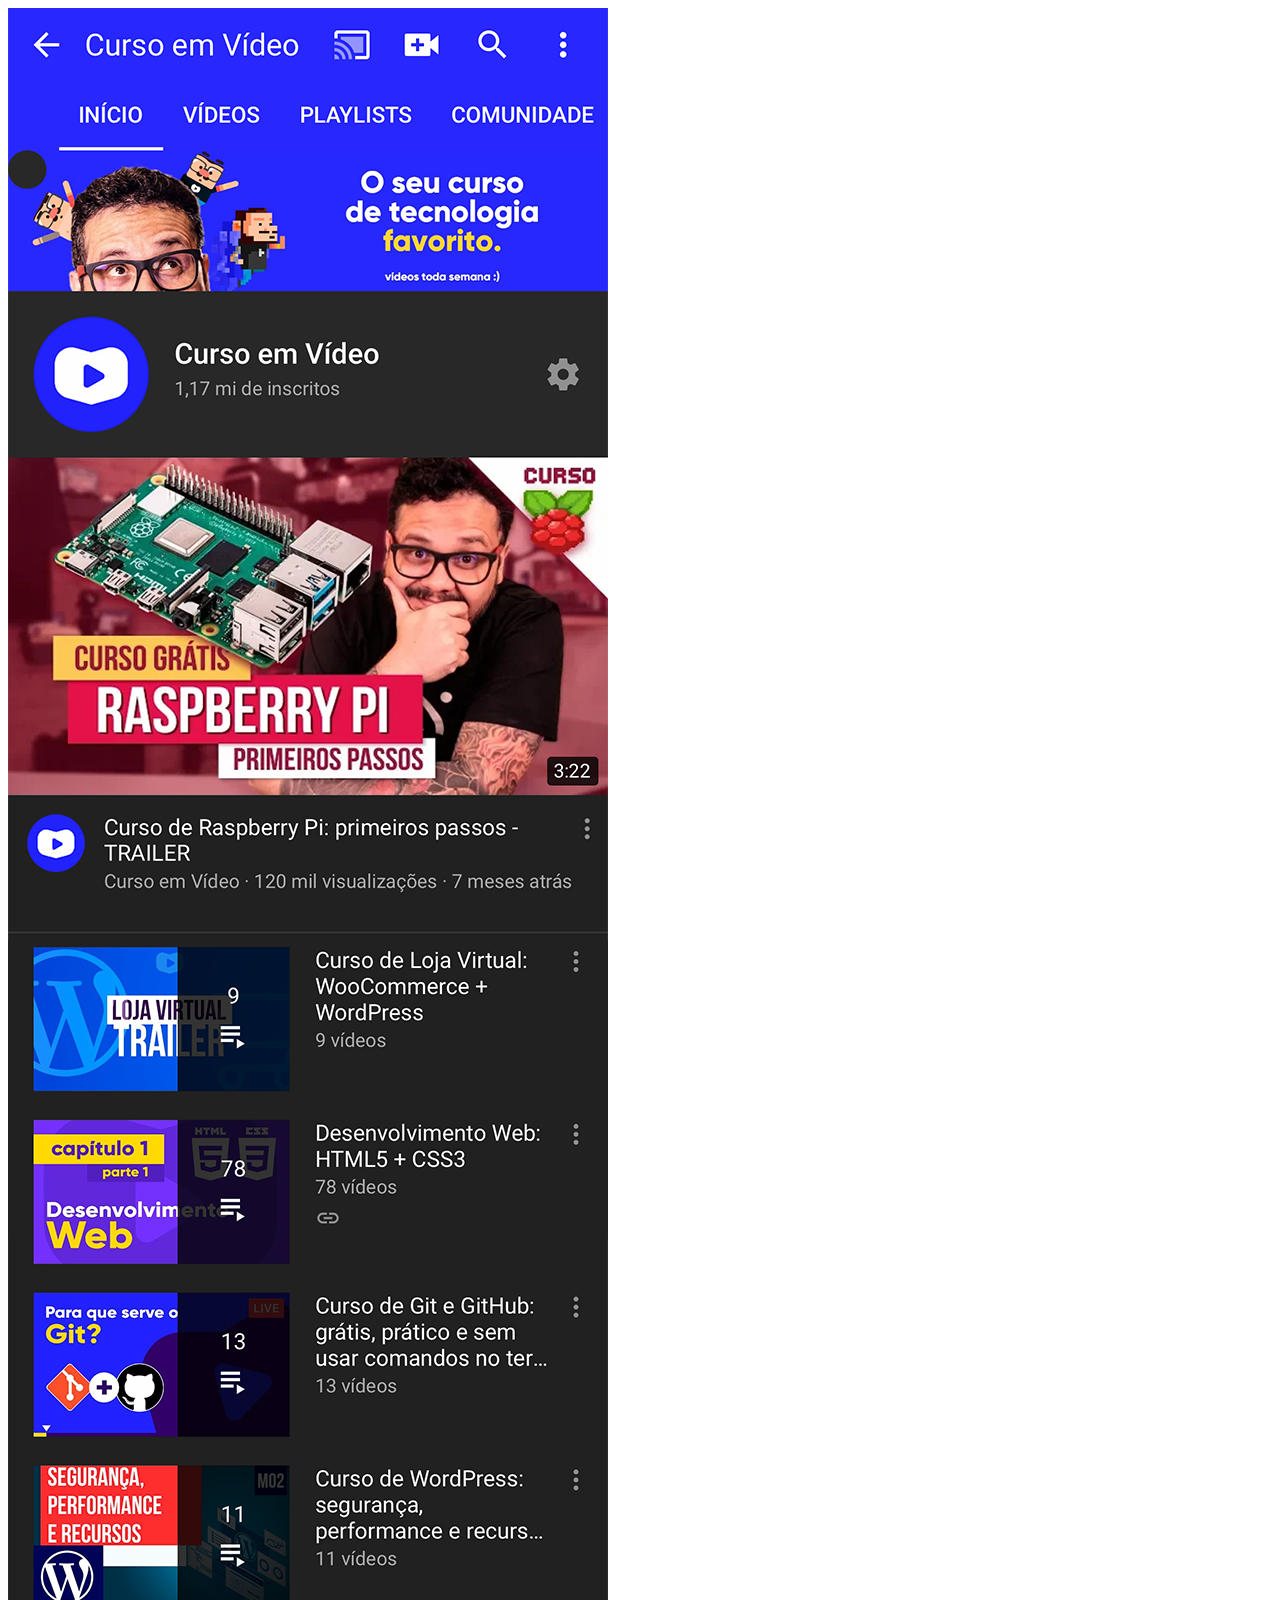
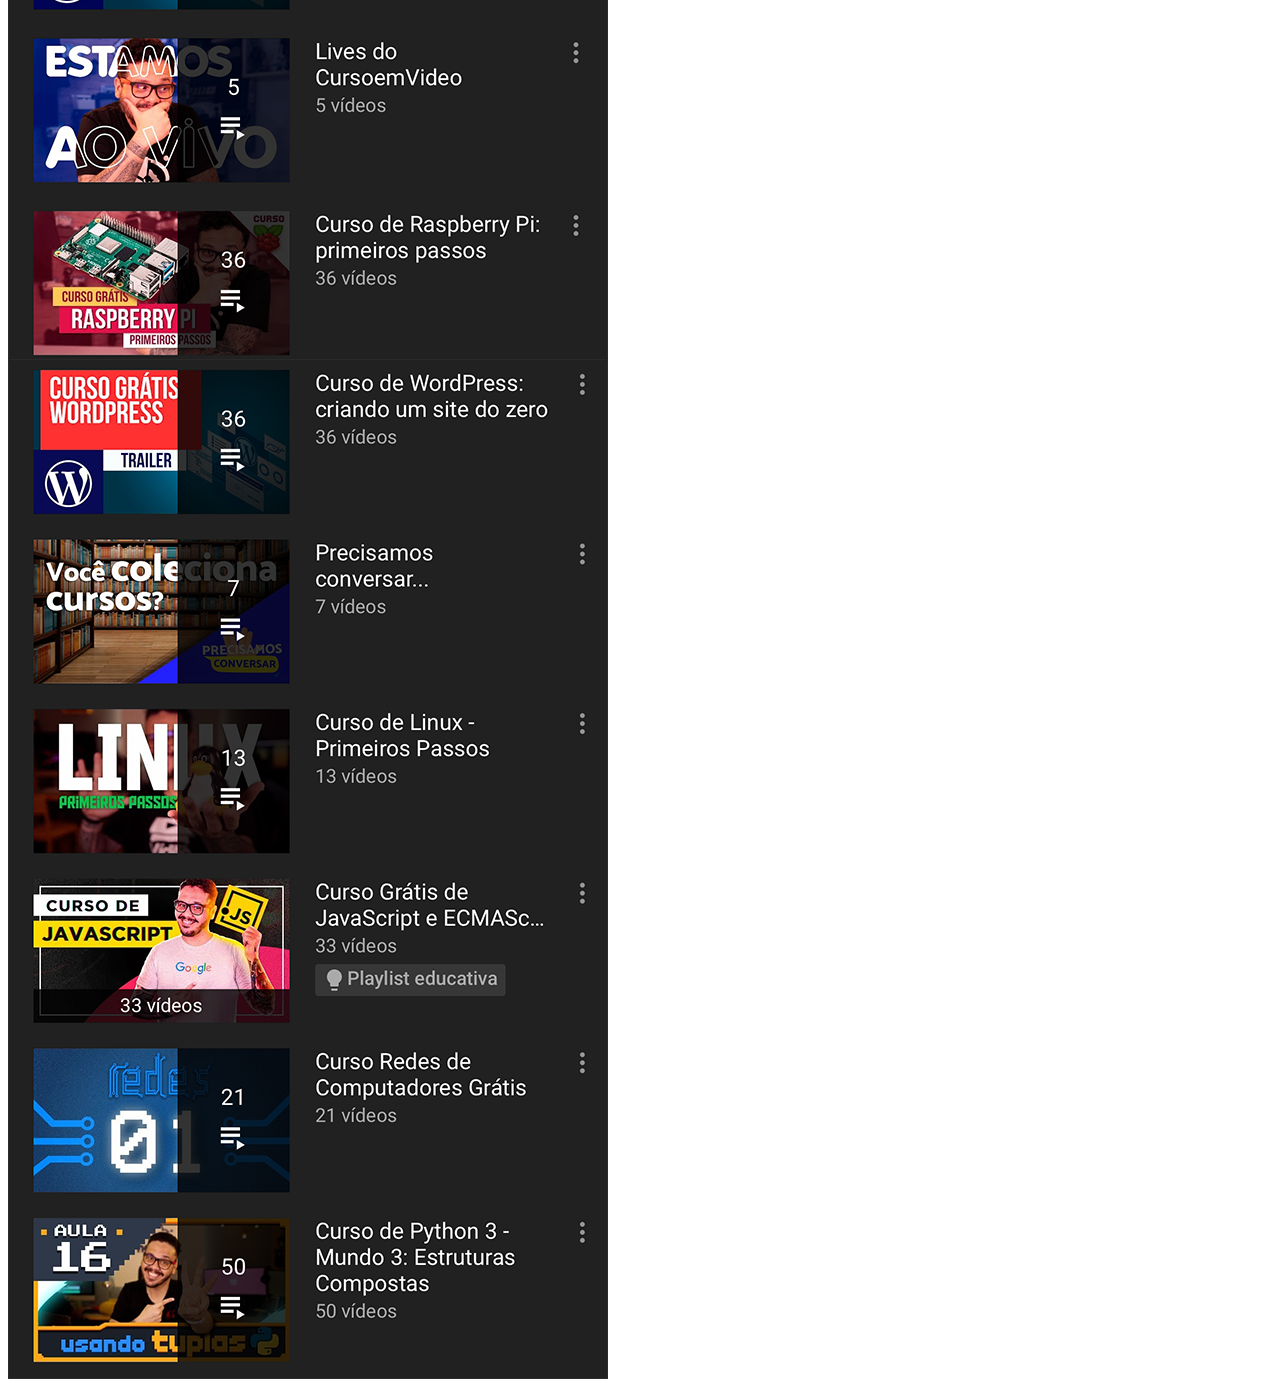
<file: youtube.html>
<!DOCTYPE html>
<html lang="pt-br">
<head>
    <meta charset="UTF-8">
    <meta name="viewport" content="width=device-width, initial-scale=1.0">
    <title>Youtube</title>
</head>
<body>
    <img src="Imagens/imagens/tela-youtube.png" alt="Youtube">
    <a href="https://www.youtube."></a>
</body>
</html>
</file>
<file: Estilos/Style.css>
@charset "UTF-8";

* {
    margin: 0px;
    padding: 0px;
    font-family: Arial, Helvetica, sans-serif;
}

html, body {
    height: 100vh;
    width: 100vh;
    background-color: black;
}

body {
    background: url(../Imagens/imagens/fundo-madeira.jpg) no-repeat top center;
    background-size: cover;
}

main {
    height: 100vh;
    position: relative;
}

section#telefone {
    position: absolute;
    top: 50%;
    left: 50%;
    transform: translate(-50%, -50%);

    height: 627px;
    width: 311px;
    background-color: blue;
    background: url(../Imagens/imagens/frame-iphone.png) no-repeat;
}

iframe#tela {
    position: relative;
    top: 80px;
    left: 22px;
    width: 267px;
    height: 471px;
}

section#redes-sociais {
    text-align: right;
}

section#redes-sociais img {
    width: 50px;
    margin: 10px;
    border-radius: 50%;
    box-shadow: 2px 2px 5px rgba(0, 0, 0, 0.534);
    box-sizing: border-box;
}

section#redes-sociais img:hover {
    border: 2px solid rgba(255, 255, 255, 0.61);
    transform: translate(-2.5px, -2.5px);
    box-shadow: 5px 5px 10px rgba(0, 0, 0, 0.534);
    transition: tranform .3s, border 1s;
}
</file>
<file: Estilos/social.css>
@charset "UTF-8";

* {
            margin: 0px;
            padding: 0px;
            font-family: Arial, Helvetica, sans-serif;
        }

        ::-webkit-scrollbar {
            width: 0px;
            height: 0px;
        }

        img {
            width: 100vh;
        }

        a {
            display: block;
            background-color: darkred;
            color: white;
            padding: 20px;
            text-align: center;
            font-weight: bolder;
            text-decoration: none;
        }

        a:hover {
            background-color: red;
        }
</file>
